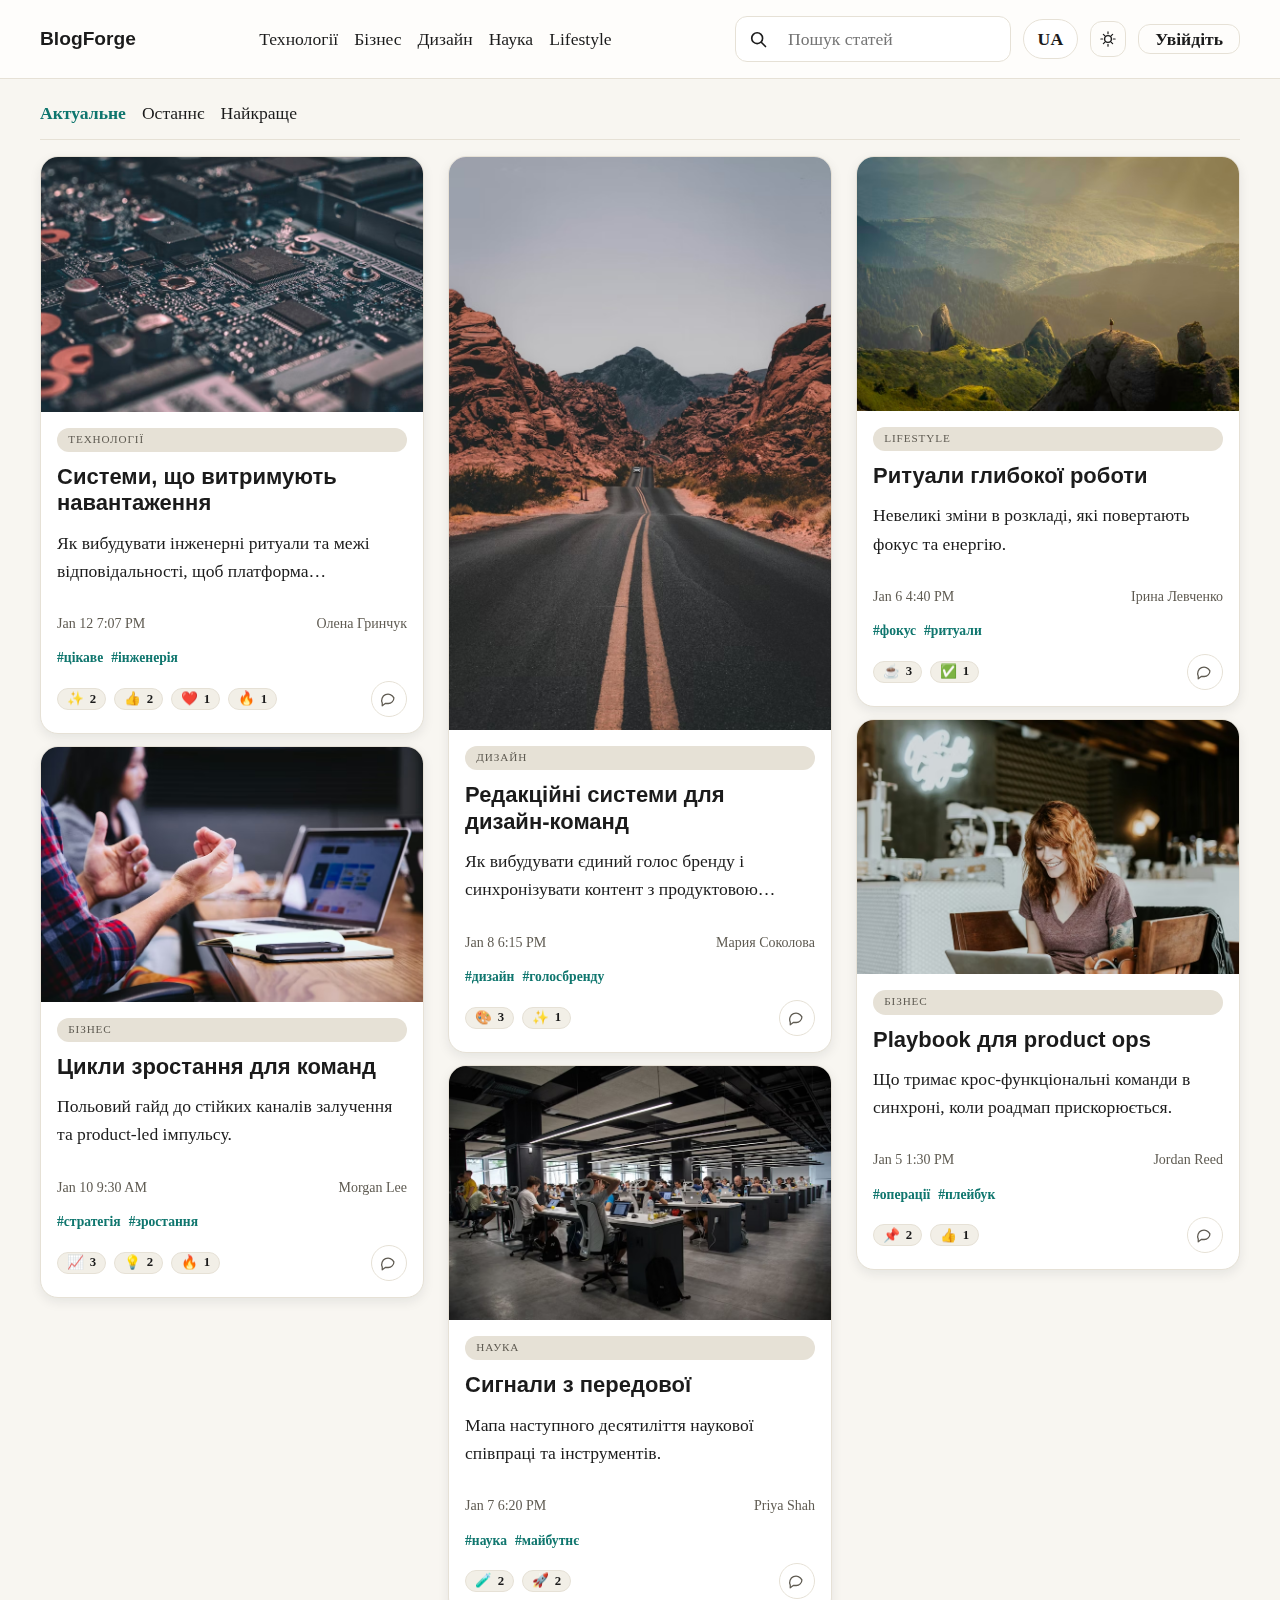
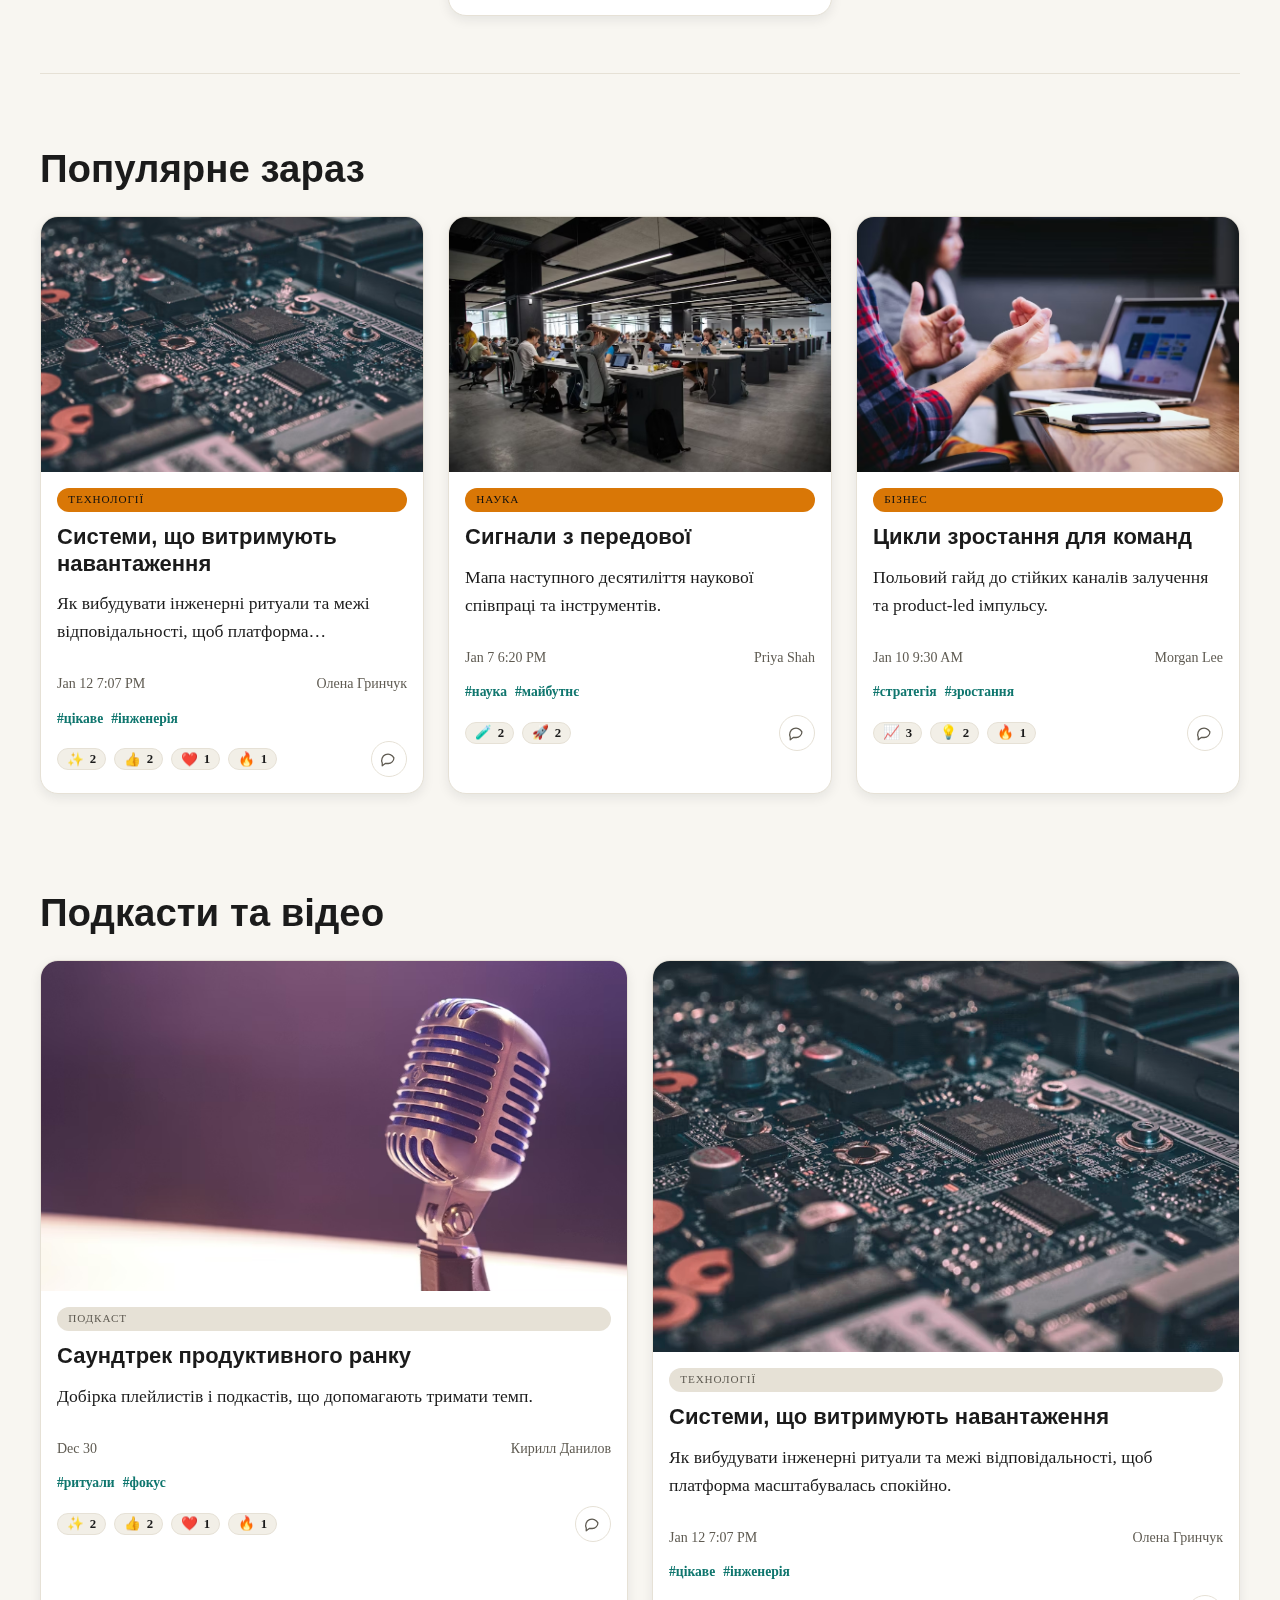
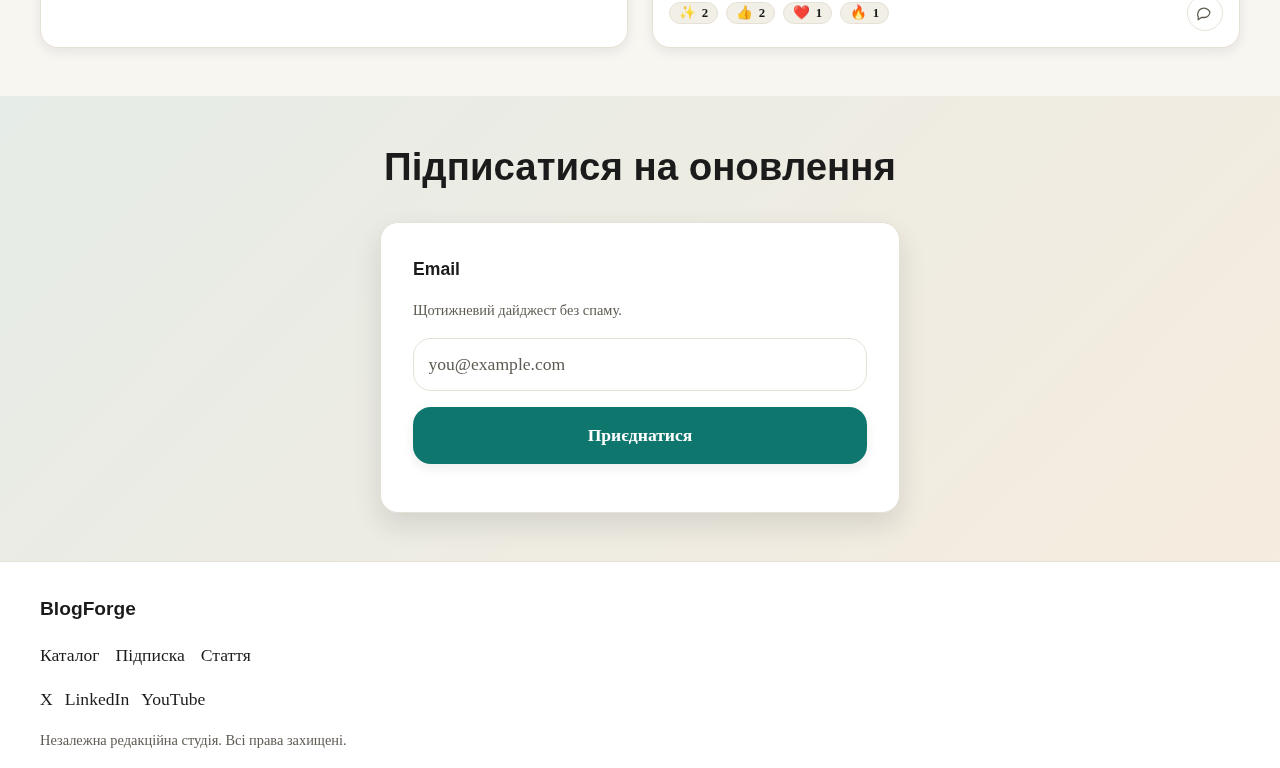
<file: index.html>
<!DOCTYPE html>
<html lang="uk" data-lang="uk" data-theme="light">
  <head>
    <meta charset="utf-8" />
    <meta name="viewport" content="width=device-width, initial-scale=1" />
    <title>BlogForge — Media Platform</title>
    <meta
      name="description"
      content="BlogForge is a modern media platform for articles, reviews, and news."
    />
    <meta property="og:title" content="BlogForge — Media Platform" />
    <meta
      property="og:description"
      content="Modern media platform for articles, reviews, and news."
    />
    <meta property="og:type" content="website" />
    <meta property="og:url" content="https://example.com/" />
    <meta property="og:image" content="assets/images/popular-1.jpg" />
    <link rel="stylesheet" href="styles/main.css" />
  </head>
  <body>
    <header class="site-header">
      <div class="container site-header__inner">
        <a class="site-brand" href="index.html">BlogForge</a>
        <nav class="site-nav" aria-label="Primary">
          <ul class="site-nav__list">
            <li>
              <a href="#catalog" data-i18n="categories.technology"
                >Технології</a
              >
            </li>
            <li>
              <a href="#catalog" data-i18n="categories.business">Бізнес</a>
            </li>
            <li><a href="#catalog" data-i18n="categories.design">Дизайн</a></li>
            <li><a href="#catalog" data-i18n="categories.science">Наука</a></li>
            <li>
              <a href="#catalog" data-i18n="categories.lifestyle">Lifestyle</a>
            </li>
          </ul>
        </nav>
        <div class="site-actions">
          <form
            class="input"
            role="search"
            aria-label="Пошук"
            data-search-form
            data-i18n-attr="aria-label:ui.searchLabel"
          >
            <button
              class="input__search-button"
              type="submit"
              data-search-submit
              aria-label="Пошук"
              data-i18n-attr="aria-label:ui.searchLabel"
            >
              <svg viewBox="0 0 24 24" role="presentation" aria-hidden="true">
                <circle
                  cx="11"
                  cy="11"
                  r="6.5"
                  fill="none"
                  stroke="currentColor"
                  stroke-width="2"
                ></circle>
                <line
                  x1="16.2"
                  y1="16.2"
                  x2="21"
                  y2="21"
                  stroke="currentColor"
                  stroke-width="2"
                  stroke-linecap="round"
                ></line>
              </svg>
            </button>
            <label class="sr-only" for="search" data-i18n="ui.searchLabel"
              >Пошук</label
            >
            <input
              class="input__field"
              type="search"
              id="search"
              name="search"
              placeholder="Пошук статей"
              data-search
              data-i18n-placeholder="ui.searchPlaceholder"
            />
            <button
              class="input__button input__clear"
              type="button"
              data-search-clear
              aria-label="Очистити"
              data-i18n-attr="aria-label:ui.clear"
              hidden
            >
              ×
            </button>
          </form>
          <div class="lang-switch" data-lang-switcher>
            <button
              class="lang-switch__toggle"
              type="button"
              data-lang-toggle
              aria-haspopup="listbox"
              aria-expanded="false"
              data-i18n-attr="aria-label:ui.languageLabel"
            >
              <span class="lang-switch__value" data-lang-current>UA</span>
            </button>
            <div
              class="lang-switch__list"
              role="listbox"
              data-i18n-attr="aria-label:ui.languageLabel"
            >
              <button
                class="lang-switch__option"
                type="button"
                role="option"
                data-lang-switch="uk"
                aria-selected="true"
              >
                UA
              </button>
              <button
                class="lang-switch__option"
                type="button"
                role="option"
                data-lang-switch="en"
                aria-selected="false"
              >
                EN
              </button>
              <button
                class="lang-switch__option"
                type="button"
                role="option"
                data-lang-switch="ru"
                aria-selected="false"
              >
                RU
              </button>
            </div>
          </div>
          <button
            class="btn btn--ghost btn--icon"
            type="button"
            data-theme-toggle
            data-i18n-attr="aria-label:buttons.toggleTheme"
            aria-label="Перемкнути тему"
          >
            <svg
              class="theme-toggle__icon"
              viewBox="0 0 24 24"
              role="presentation"
              aria-hidden="true"
            >
              <circle cx="12" cy="12" r="4.5" fill="none" stroke="currentColor" stroke-width="1.8"></circle>
              <path
                d="M12 2.5v2.5M12 19v2.5M2.5 12h2.5M19 12h2.5M5.8 5.8l1.8 1.8M16.4 16.4l1.8 1.8M18.2 5.8l-1.8 1.8M7.6 16.4l-1.8 1.8"
                fill="none"
                stroke="currentColor"
                stroke-width="1.6"
                stroke-linecap="round"
              ></path>
            </svg>
            <span class="sr-only" data-i18n="buttons.toggleTheme">Перемкнути тему</span>
          </button>
          <a
            class="btn btn--ghost site-auth__button"
            href="auth.html"
            data-i18n="buttons.auth"
          >
            Вхід
          </a>
        </div>
        <div class="site-header__mobile-actions" aria-label="Account and menu">
          <a
            class="btn btn--ghost site-auth__button"
            href="auth.html"
            data-i18n="buttons.auth"
          >
            Вхід
          </a>
          <button
            class="btn btn--ghost site-menu__toggle"
            type="button"
            data-menu-toggle
            aria-expanded="false"
            aria-controls="site-menu"
            data-i18n-attr="aria-label:ui.openMenu"
          >
            <span class="burger-icon" aria-hidden="true"></span>
            <span class="sr-only" data-i18n="ui.menu">Меню</span>
          </button>
        </div>
      </div>
    </header>

    <div
      class="site-menu"
      id="site-menu"
      data-menu
      aria-hidden="true"
      hidden
      role="dialog"
      aria-modal="true"
      data-i18n-attr="aria-label:ui.menu"
    >
      <div class="container site-menu__inner" data-menu-panel>
        <div class="site-menu__header">
          <span class="site-menu__title" data-i18n="ui.menu">Меню</span>
          <button
            class="btn btn--ghost site-menu__close"
            type="button"
            data-menu-close
            data-i18n-attr="aria-label:ui.closeMenu"
          >
            <span class="sr-only" data-i18n="ui.closeMenu">Закрити</span>
          </button>
        </div>
        <button class="menu-search-button" type="button" data-menu-search>
          <span class="menu-search-button__icon" aria-hidden="true">
            <svg viewBox="0 0 24 24" role="presentation" aria-hidden="true">
              <circle
                cx="11"
                cy="11"
                r="6.5"
                fill="none"
                stroke="currentColor"
                stroke-width="2"
              ></circle>
              <line
                x1="16.2"
                y1="16.2"
                x2="21"
                y2="21"
                stroke="currentColor"
                stroke-width="2"
                stroke-linecap="round"
              ></line>
            </svg>
          </span>
          <span data-i18n="ui.searchAction">Search...</span>
        </button>
        <nav class="site-menu__nav" aria-label="Mobile">
          <a href="#catalog" data-i18n="categories.technology">Технології</a>
          <a href="#catalog" data-i18n="categories.business">Бізнес</a>
          <a href="#catalog" data-i18n="categories.design">Дизайн</a>
          <a href="#catalog" data-i18n="categories.science">Наука</a>
          <a href="#catalog" data-i18n="categories.lifestyle">Lifestyle</a>
        </nav>
        <div class="lang-switch" data-lang-switcher>
          <button
            class="lang-switch__toggle"
            type="button"
            data-lang-toggle
            aria-haspopup="listbox"
            aria-expanded="false"
            data-i18n-attr="aria-label:ui.languageLabel"
          >
            <span class="lang-switch__value" data-lang-current>UA</span>
          </button>
          <div
            class="lang-switch__list"
            role="listbox"
            data-i18n-attr="aria-label:ui.languageLabel"
          >
            <button
              class="lang-switch__option"
              type="button"
              role="option"
              data-lang-switch="uk"
              aria-selected="true"
            >
              UA
            </button>
            <button
              class="lang-switch__option"
              type="button"
              role="option"
              data-lang-switch="en"
              aria-selected="false"
            >
              EN
            </button>
            <button
              class="lang-switch__option"
              type="button"
              role="option"
              data-lang-switch="ru"
              aria-selected="false"
            >
              RU
            </button>
          </div>
        </div>
        <button
          class="btn btn--ghost"
          type="button"
          data-theme-toggle
          data-i18n-attr="aria-label:buttons.toggleTheme"
          aria-label="Перемкнути тему"
        >
          <svg
            class="theme-toggle__icon"
            viewBox="0 0 24 24"
            role="presentation"
            aria-hidden="true"
          >
            <circle cx="12" cy="12" r="4.5" fill="none" stroke="currentColor" stroke-width="1.8"></circle>
            <path
              d="M12 2.5v2.5M12 19v2.5M2.5 12h2.5M19 12h2.5M5.8 5.8l1.8 1.8M16.4 16.4l1.8 1.8M18.2 5.8l-1.8 1.8M7.6 16.4l-1.8 1.8"
              fill="none"
              stroke="currentColor"
              stroke-width="1.6"
              stroke-linecap="round"
            ></path>
          </svg>
          <span data-i18n="buttons.toggleTheme">Перемкнути тему</span>
        </button>
      </div>
    </div>

    <main>
      <section
        class="section section--filters"
        aria-label="Пошук та фільтри"
        data-i18n-attr="aria-label:ui.searchFiltersLabel"
      >
        <div
          class="container search-panel"
          id="search-panel"
          hidden
          data-search-panel
        >
          <form
            class="input"
            role="search"
            aria-label="Пошук"
            data-search-form
            data-i18n-attr="aria-label:ui.searchLabel"
          >
            <button
              class="input__search-button"
              type="submit"
              data-search-submit
              aria-label="Пошук"
              data-i18n-attr="aria-label:ui.searchLabel"
            >
              <svg viewBox="0 0 24 24" role="presentation" aria-hidden="true">
                <circle
                  cx="11"
                  cy="11"
                  r="6.5"
                  fill="none"
                  stroke="currentColor"
                  stroke-width="2"
                ></circle>
                <line
                  x1="16.2"
                  y1="16.2"
                  x2="21"
                  y2="21"
                  stroke="currentColor"
                  stroke-width="2"
                  stroke-linecap="round"
                ></line>
              </svg>
            </button>
            <label
              class="sr-only"
              for="search-panel-input"
              data-i18n="ui.searchLabel"
              >Пошук</label
            >
            <input
              class="input__field"
              type="search"
              id="search-panel-input"
              name="search"
              placeholder="Пошук статей"
              data-search
              data-i18n-placeholder="ui.searchPlaceholder"
            />
            <button
              class="input__button input__clear"
              type="button"
              data-search-clear
              aria-label="Очистити"
              data-i18n-attr="aria-label:ui.clear"
              hidden
            >
              ×
            </button>
          </form>
          <div
            class="search-scope"
            role="group"
            aria-label="Где искать"
            data-i18n-attr="aria-label:ui.searchScopeLabel"
          >
            <div class="search-scope__list" role="radiogroup">
              <label class="search-scope__option">
                <input
                  class="search-scope__input"
                  type="radio"
                  name="search-scope"
                  value="posts"
                  checked
                />
                <span class="search-scope__text" data-i18n="ui.searchScopePosts"
                  >Посты</span
                >
              </label>
              <label class="search-scope__option">
                <input
                  class="search-scope__input"
                  type="radio"
                  name="search-scope"
                  value="people"
                />
                <span
                  class="search-scope__text"
                  data-i18n="ui.searchScopePeople"
                  >Люди</span
                >
              </label>
              <label class="search-scope__option">
                <input
                  class="search-scope__input"
                  type="radio"
                  name="search-scope"
                  value="tags"
                />
                <span class="search-scope__text" data-i18n="ui.searchScopeTags"
                  >Теги</span
                >
              </label>
              <label class="search-scope__option">
                <input
                  class="search-scope__input"
                  type="radio"
                  name="search-scope"
                  value="comments"
                />
                <span
                  class="search-scope__text"
                  data-i18n="ui.searchScopeComments"
                  >Комментарии</span
                >
              </label>
            </div>
          </div>
        </div>
        <div class="container">
          <div class="filters-bar" data-filter-bar>
            <button
              class="filter-pill"
              type="button"
              aria-pressed="true"
              data-filter-item="current"
              data-i18n="ui.filtersCurrent"
            >
              Актуальное
            </button>
            <button
              class="filter-pill"
              type="button"
              aria-pressed="false"
              data-filter-item="latest"
              data-i18n="ui.filtersLatest"
            >
              Последнее
            </button>
            <details class="filter-dropdown" data-filter-group>
              <summary
                class="filter-pill"
                aria-pressed="false"
                data-filter-item="best"
              >
                <span data-i18n="ui.filtersBest">Лучшее</span>
                <span class="filter-chevron" aria-hidden="true"></span>
              </summary>
              <div
                class="filter-dropdown__menu"
                role="listbox"
                aria-label="Період"
                data-i18n-attr="aria-label:ui.filtersPeriodLabel"
                data-filter-subgroup
              >
                <button
                  class="filter-option"
                  type="button"
                  role="option"
                  aria-pressed="true"
                  data-filter-subitem="week"
                  data-i18n="ui.filtersWeek"
                >
                  Неделя
                </button>
                <button
                  class="filter-option"
                  type="button"
                  role="option"
                  aria-pressed="false"
                  data-filter-subitem="month"
                  data-i18n="ui.filtersMonth"
                >
                  Месяц
                </button>
                <button
                  class="filter-option"
                  type="button"
                  role="option"
                  aria-pressed="false"
                  data-filter-subitem="year"
                  data-i18n="ui.filtersYear"
                >
                  Год
                </button>
                <button
                  class="filter-option"
                  type="button"
                  role="option"
                  aria-pressed="false"
                  data-filter-subitem="all"
                  data-i18n="ui.filtersAll"
                >
                  Все
                </button>
              </div>
            </details>
          </div>
        </div>
      </section>
      <section class="reveal" id="catalog" aria-labelledby="catalog-title">
        <!-- section -->
        <div class="container">
          <div
            class="masonry"
            data-catalog
            data-source="data/articles.json"
            data-page-size="6"
            data-state="loading"
          ></div>
          <p class="catalog-status" data-catalog-status aria-live="polite"></p>
          <div class="load-more-sentinel" data-load-more-sentinel></div>
        </div>
      </section>
      <div class="container">
        <div class="divider" aria-hidden="true"></div>
      </div>

      <section class="section reveal" aria-labelledby="popular-title">
        <div class="container">
          <div class="section__header">
            <h2 id="popular-title" data-i18n="sections.popular">
              Популярне зараз
            </h2>
          </div>
          <div
            class="grid grid--cards"
            data-popular-grid
            data-source="data/articles.json"
            data-count="3"
          ></div>
        </div>
      </section>

      <section class="section reveal" aria-labelledby="media-title">
        <div class="container">
          <div class="section__header">
            <h2 id="media-title" data-i18n="sections.media">
              Подкасти та відео
            </h2>
          </div>
          <div
            class="grid grid--cards"
            data-media-grid
            data-source="data/articles.json"
            data-count="2"
          ></div>
        </div>
      </section>

      <section
        class="section reveal"
        id="subscribe"
        aria-labelledby="subscribe-title"
      >
        <div class="container stack">
          <div class="section__header">
            <h2 id="subscribe-title" data-i18n="sections.subscribe">
              Підписатися на оновлення
            </h2>
          </div>
          <form class="stack" data-subscribe>
            <label for="email" data-i18n="forms.emailLabel">Email</label>
            <p
              class="site-footer__meta"
              id="email-hint"
              data-i18n="forms.emailHint"
            >
              Щотижневий дайджест без спаму.
            </p>
            <div class="input">
              <input
                class="input__field"
                type="email"
                id="email"
                name="email"
                placeholder="you@example.com"
                required
                aria-describedby="email-hint subscribe-status"
              />
            </div>
            <button
              class="btn btn--primary"
              type="submit"
              data-i18n="buttons.joinList"
            >
              Приєднатися
            </button>
            <p
              class="site-footer__meta"
              id="subscribe-status"
              aria-live="polite"
              data-subscribe-status
            ></p>
          </form>
        </div>
      </section>
    </main>

    <footer class="site-footer">
      <div class="container site-footer__inner">
        <a class="site-brand" href="index.html">BlogForge</a>
        <nav class="site-footer__nav" aria-label="Footer">
          <a href="#catalog" data-i18n="footer.catalog">Каталог</a>
          <a href="#subscribe" data-i18n="footer.subscribe">Підписка</a>
          <a href="article.html" data-i18n="footer.article">Стаття</a>
        </nav>
        <div class="site-footer__social" aria-label="Social">
          <a href="https://example.com">X</a>
          <a href="https://example.com">LinkedIn</a>
          <a href="https://example.com">YouTube</a>
        </div>
        <p class="site-footer__meta" data-i18n="footer.meta">
          Незалежна редакційна студія. Всі права захищені.
        </p>
      </div>
    </footer>

    <script type="module" src="scripts/app.js"></script>
  </body>
</html>
</file>
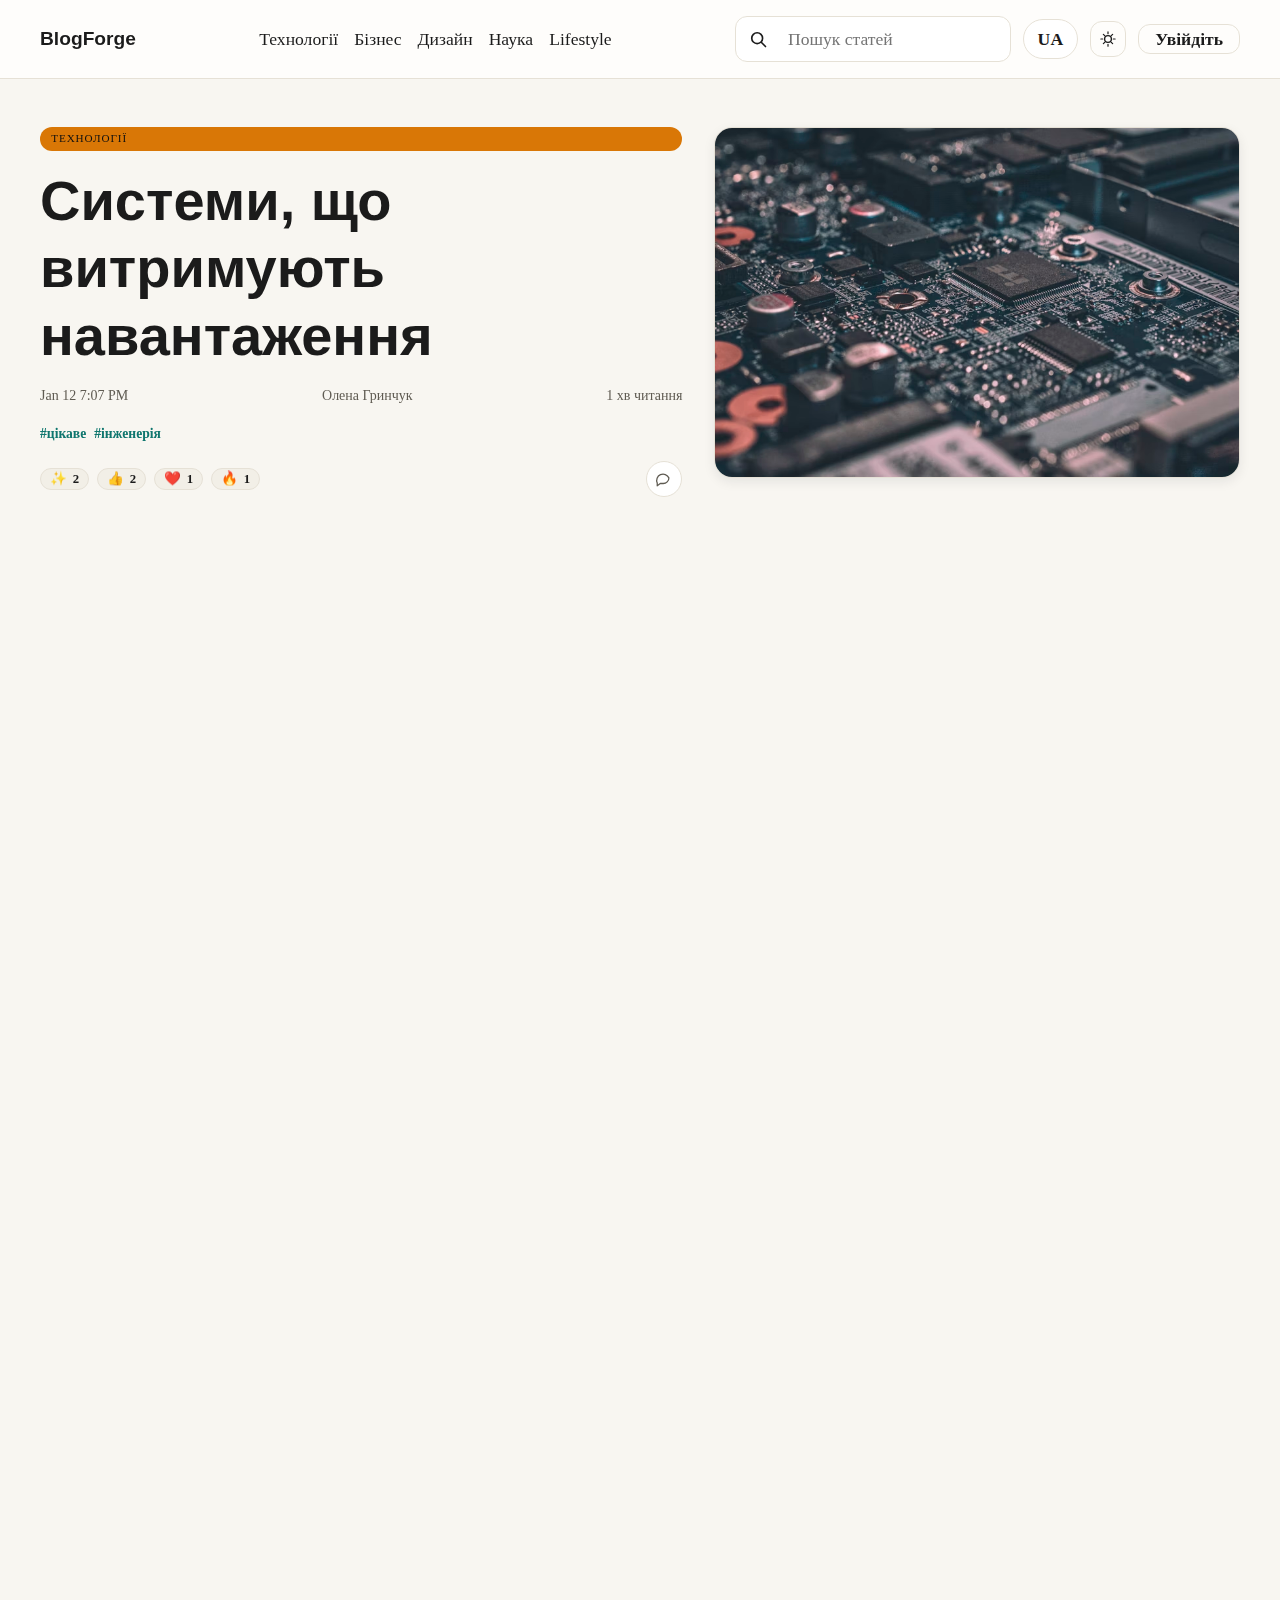
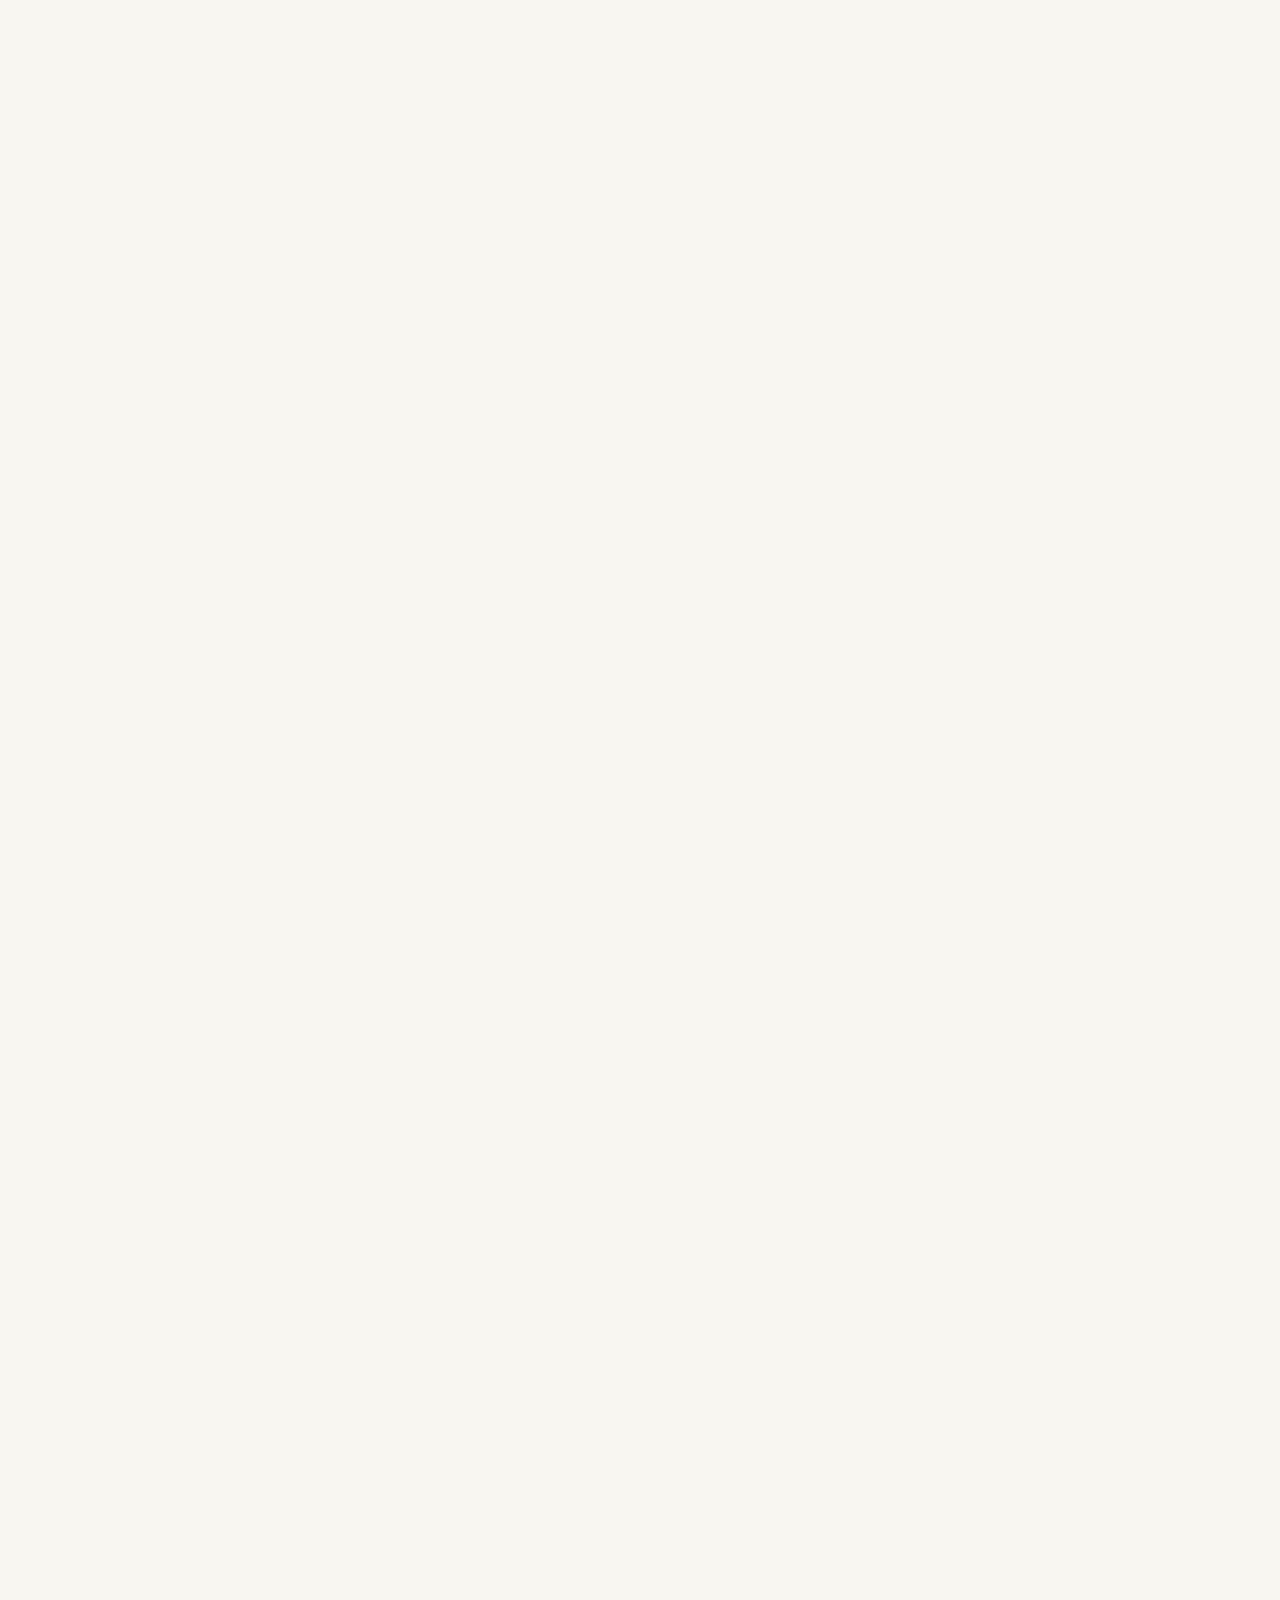
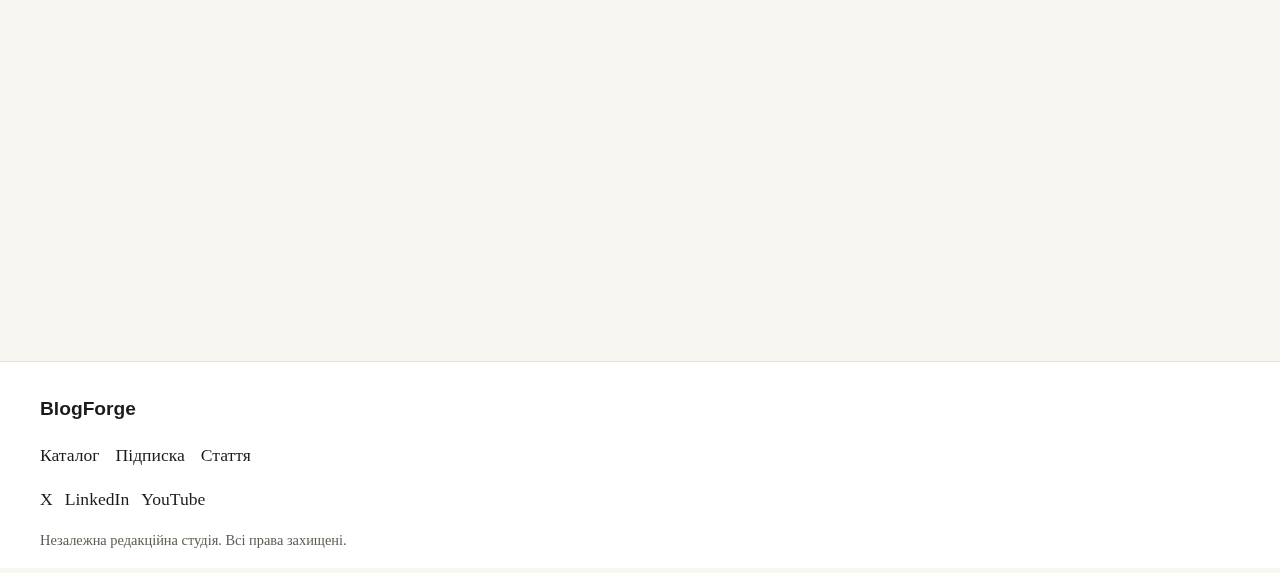
<file: article.html>
<!DOCTYPE html>
<html lang="uk" data-lang="uk" data-theme="light">
  <head>
    <meta charset="utf-8" />
    <meta name="viewport" content="width=device-width, initial-scale=1" />
    <title>BlogForge — Article</title>
    <meta name="description" content="Read the latest article on BlogForge." />
    <meta property="og:title" content="BlogForge — Article" />
    <meta
      property="og:description"
      content="Read the latest article on BlogForge."
    />
    <meta property="og:type" content="article" />
    <meta property="og:url" content="https://example.com/article.html" />
    <meta property="og:image" content="assets/images/popular-1.jpg" />
    <link rel="stylesheet" href="styles/main.css" />
  </head>
  <body>
    <header class="site-header">
      <div class="container site-header__inner">
        <a class="site-brand" href="index.html">BlogForge</a>
        <nav class="site-nav" aria-label="Primary">
          <ul class="site-nav__list">
            <li>
              <a href="index.html#catalog" data-i18n="categories.technology"
                >Технології</a
              >
            </li>
            <li>
              <a href="index.html#catalog" data-i18n="categories.business"
                >Бізнес</a
              >
            </li>
            <li>
              <a href="index.html#catalog" data-i18n="categories.design"
                >Дизайн</a
              >
            </li>
            <li>
              <a href="index.html#catalog" data-i18n="categories.science"
                >Наука</a
              >
            </li>
            <li>
              <a href="index.html#catalog" data-i18n="categories.lifestyle"
                >Lifestyle</a
              >
            </li>
          </ul>
        </nav>
        <div class="site-actions">
          <form
            class="input"
            role="search"
            aria-label="Пошук"
            data-i18n-attr="aria-label:ui.searchLabel"
          >
            <button
              class="input__search-button"
              type="submit"
              data-search-submit
              aria-label="Пошук"
              data-i18n-attr="aria-label:ui.searchLabel"
            >
              <svg viewBox="0 0 24 24" role="presentation" aria-hidden="true">
                <circle
                  cx="11"
                  cy="11"
                  r="6.5"
                  fill="none"
                  stroke="currentColor"
                  stroke-width="2"
                ></circle>
                <line
                  x1="16.2"
                  y1="16.2"
                  x2="21"
                  y2="21"
                  stroke="currentColor"
                  stroke-width="2"
                  stroke-linecap="round"
                ></line>
              </svg>
            </button>
            <label
              class="sr-only"
              for="article-search"
              data-i18n="ui.searchLabel"
              >Пошук</label
            >
            <input
              class="input__field"
              type="search"
              id="article-search"
              name="search"
              placeholder="Пошук статей"
              data-i18n-placeholder="ui.searchPlaceholder"
            />
          </form>
          <div class="lang-switch" data-lang-switcher>
            <button
              class="lang-switch__toggle"
              type="button"
              data-lang-toggle
              aria-haspopup="listbox"
              aria-expanded="false"
              data-i18n-attr="aria-label:ui.languageLabel"
            >
              <span class="lang-switch__value" data-lang-current>UA</span>
            </button>
            <div
              class="lang-switch__list"
              role="listbox"
              data-i18n-attr="aria-label:ui.languageLabel"
            >
              <button
                class="lang-switch__option"
                type="button"
                role="option"
                data-lang-switch="uk"
                aria-selected="true"
              >
                UA
              </button>
              <button
                class="lang-switch__option"
                type="button"
                role="option"
                data-lang-switch="en"
                aria-selected="false"
              >
                EN
              </button>
              <button
                class="lang-switch__option"
                type="button"
                role="option"
                data-lang-switch="ru"
                aria-selected="false"
              >
                RU
              </button>
            </div>
          </div>
          <button
            class="btn btn--ghost btn--icon"
            type="button"
            data-theme-toggle
            data-i18n-attr="aria-label:buttons.toggleTheme"
            aria-label="Перемкнути тему"
          >
            <svg
              class="theme-toggle__icon"
              viewBox="0 0 24 24"
              role="presentation"
              aria-hidden="true"
            >
              <circle cx="12" cy="12" r="4.5" fill="none" stroke="currentColor" stroke-width="1.8"></circle>
              <path
                d="M12 2.5v2.5M12 19v2.5M2.5 12h2.5M19 12h2.5M5.8 5.8l1.8 1.8M16.4 16.4l1.8 1.8M18.2 5.8l-1.8 1.8M7.6 16.4l-1.8 1.8"
                fill="none"
                stroke="currentColor"
                stroke-width="1.6"
                stroke-linecap="round"
              ></path>
            </svg>
            <span class="sr-only" data-i18n="buttons.toggleTheme">Перемкнути тему</span>
          </button>
          <a
            class="btn btn--ghost site-auth__button"
            href="auth.html"
            data-i18n="buttons.auth"
          >
            Вхід
          </a>
        </div>
        <div class="site-header__mobile-actions" aria-label="Account and menu">
          <a
            class="btn btn--ghost site-auth__button"
            href="auth.html"
            data-i18n="buttons.auth"
          >
            Вхід
          </a>
          <button
            class="btn btn--ghost site-menu__toggle"
            type="button"
            data-menu-toggle
            aria-expanded="false"
            aria-controls="site-menu"
            data-i18n-attr="aria-label:ui.openMenu"
          >
            <span class="burger-icon" aria-hidden="true"></span>
            <span class="sr-only" data-i18n="ui.menu">Меню</span>
          </button>
        </div>
      </div>
    </header>

    <div
      class="site-menu"
      id="site-menu"
      data-menu
      aria-hidden="true"
      hidden
      role="dialog"
      aria-modal="true"
      data-i18n-attr="aria-label:ui.menu"
    >
      <div class="container site-menu__inner" data-menu-panel>
        <div class="site-menu__header">
          <span class="site-menu__title" data-i18n="ui.menu">Меню</span>
          <button
            class="btn btn--ghost site-menu__close"
            type="button"
            data-menu-close
            data-i18n-attr="aria-label:ui.closeMenu"
          >
            <span class="sr-only" data-i18n="ui.closeMenu">Закрити</span>
          </button>
        </div>
        <button class="menu-search-button" type="button" data-menu-search>
          <span class="menu-search-button__icon" aria-hidden="true">
            <svg viewBox="0 0 24 24" role="presentation" aria-hidden="true">
              <circle
                cx="11"
                cy="11"
                r="6.5"
                fill="none"
                stroke="currentColor"
                stroke-width="2"
              ></circle>
              <line
                x1="16.2"
                y1="16.2"
                x2="21"
                y2="21"
                stroke="currentColor"
                stroke-width="2"
                stroke-linecap="round"
              ></line>
            </svg>
          </span>
          <span data-i18n="ui.searchAction">Search...</span>
        </button>
        <nav class="site-menu__nav" aria-label="Mobile">
          <a href="index.html#catalog" data-i18n="categories.technology"
            >Технології</a
          >
          <a href="index.html#catalog" data-i18n="categories.business"
            >Бізнес</a
          >
          <a href="index.html#catalog" data-i18n="categories.design">Дизайн</a>
          <a href="index.html#catalog" data-i18n="categories.science">Наука</a>
          <a href="index.html#catalog" data-i18n="categories.lifestyle"
            >Lifestyle</a
          >
        </nav>
        <div class="lang-switch" data-lang-switcher>
          <button
            class="lang-switch__toggle"
            type="button"
            data-lang-toggle
            aria-haspopup="listbox"
            aria-expanded="false"
            data-i18n-attr="aria-label:ui.languageLabel"
          >
            <span class="lang-switch__value" data-lang-current>UA</span>
          </button>
          <div
            class="lang-switch__list"
            role="listbox"
            data-i18n-attr="aria-label:ui.languageLabel"
          >
            <button
              class="lang-switch__option"
              type="button"
              role="option"
              data-lang-switch="uk"
              aria-selected="true"
            >
              UA
            </button>
            <button
              class="lang-switch__option"
              type="button"
              role="option"
              data-lang-switch="en"
              aria-selected="false"
            >
              EN
            </button>
            <button
              class="lang-switch__option"
              type="button"
              role="option"
              data-lang-switch="ru"
              aria-selected="false"
            >
              RU
            </button>
          </div>
        </div>
        <button
          class="btn btn--ghost"
          type="button"
          data-theme-toggle
          data-i18n-attr="aria-label:buttons.toggleTheme"
          aria-label="Перемкнути тему"
        >
          <svg
            class="theme-toggle__icon"
            viewBox="0 0 24 24"
            role="presentation"
            aria-hidden="true"
          >
            <circle cx="12" cy="12" r="4.5" fill="none" stroke="currentColor" stroke-width="1.8"></circle>
            <path
              d="M12 2.5v2.5M12 19v2.5M2.5 12h2.5M19 12h2.5M5.8 5.8l1.8 1.8M16.4 16.4l1.8 1.8M18.2 5.8l-1.8 1.8M7.6 16.4l-1.8 1.8"
              fill="none"
              stroke="currentColor"
              stroke-width="1.6"
              stroke-linecap="round"
            ></path>
          </svg>
          <span data-i18n="buttons.toggleTheme">Перемкнути тему</span>
        </button>
      </div>
    </div>

    <main data-article-source="../data/articles.json">
      <section
        class="section search-panel"
        id="search-panel"
        hidden
        data-search-panel
      >
        <div class="container">
          <form
            class="input"
            role="search"
            aria-label="Пошук"
            data-search-form
            data-i18n-attr="aria-label:ui.searchLabel"
          >
            <button
              class="input__search-button"
              type="submit"
              data-search-submit
              aria-label="Пошук"
              data-i18n-attr="aria-label:ui.searchLabel"
            >
              <svg viewBox="0 0 24 24" role="presentation" aria-hidden="true">
                <circle
                  cx="11"
                  cy="11"
                  r="6.5"
                  fill="none"
                  stroke="currentColor"
                  stroke-width="2"
                ></circle>
                <line
                  x1="16.2"
                  y1="16.2"
                  x2="21"
                  y2="21"
                  stroke="currentColor"
                  stroke-width="2"
                  stroke-linecap="round"
                ></line>
              </svg>
            </button>
            <label
              class="sr-only"
              for="search-panel-input"
              data-i18n="ui.searchLabel"
              >Пошук</label
            >
            <input
              class="input__field"
              type="search"
              id="search-panel-input"
              name="search"
              placeholder="Пошук статей"
              data-search
              data-i18n-placeholder="ui.searchPlaceholder"
            />
            <button
              class="input__button input__clear"
              type="button"
              data-search-clear
              aria-label="Очистити"
              data-i18n-attr="aria-label:ui.clear"
              hidden
            >
              ×
            </button>
          </form>
          <div
            class="search-scope"
            role="group"
            aria-label="Где искать"
            data-i18n-attr="aria-label:ui.searchScopeLabel"
          >
            <div class="search-scope__list" role="radiogroup">
              <label class="search-scope__option">
                <input
                  class="search-scope__input"
                  type="radio"
                  name="search-scope"
                  value="posts"
                  checked
                />
                <span class="search-scope__text" data-i18n="ui.searchScopePosts"
                  >Посты</span
                >
              </label>
              <label class="search-scope__option">
                <input
                  class="search-scope__input"
                  type="radio"
                  name="search-scope"
                  value="people"
                />
                <span
                  class="search-scope__text"
                  data-i18n="ui.searchScopePeople"
                  >Люди</span
                >
              </label>
              <label class="search-scope__option">
                <input
                  class="search-scope__input"
                  type="radio"
                  name="search-scope"
                  value="tags"
                />
                <span class="search-scope__text" data-i18n="ui.searchScopeTags"
                  >Теги</span
                >
              </label>
              <label class="search-scope__option">
                <input
                  class="search-scope__input"
                  type="radio"
                  name="search-scope"
                  value="comments"
                />
                <span
                  class="search-scope__text"
                  data-i18n="ui.searchScopeComments"
                  >Комментарии</span
                >
              </label>
            </div>
          </div>
        </div>
      </section>
      <section class="section reveal article-layout" aria-labelledby="article-title">
        <div class="container article-layout__inner">
          <div class="article-layout__media">
            <h2
              id="article-cover-title"
              class="sr-only"
              data-i18n="article.coverLabel"
            >
              Обкладинка статті
            </h2>
            <figure class="card">
              <div class="card__media" data-article-cover>
                <picture>
                  <img
                    src="assets/images/popular-1.jpg"
                    alt="Cover image"
                    decoding="async"
                  />
                </picture>
              </div>
            </figure>
          </div>
          <div class="article-layout__content">
            <div class="stack article-layout__header">
              <span class="tag tag--accent" data-article-category
                >Технології</span
              >
              <h1 id="article-title" data-article-title>
                Проєктування стійких систем
              </h1>
              <div class="card__meta">
                <span data-article-date>12 січня</span>
                <span data-article-author>Alex Rivera</span>
                <span data-article-reading-time>8 хв читання</span>
              </div>
              <div class="card__tags" data-article-tags></div>
              <div class="card__reactions" data-article-reactions></div>
            </div>

      </section>

      <section class="section reveal" aria-labelledby="comments-content">
        <div class="container stack content-width">

            <div class="richtext content-width">
              <h2 id="article-content-title" data-i18n="article.section1Title">
                Редакційна теза
              </h2>
              <p data-article-excerpt>
                Будуйте системи, що тримають удар, масштабуються з наміром і
                залишають місце для людських рішень.
              </p>
              <h3 data-i18n="article.section2Title">Про що команди забувають</h3>
              <p data-i18n="article.section2Text">
                Стійкість — це не лише аптайм. Це навчальні цикли та чіткі межі.
              </p>
              <blockquote>
                <p data-i18n="article.quote">
                  Команди, що фіксують рішення, живуть довше за ті, що фіксують лише
                  задачі.
                </p>
              </blockquote>
              <h4 data-i18n="article.section3Title">
                Сигнали, за якими варто стежити
              </h4>
              <ul>
                <li data-i18n="article.list1">
                  Стрибки латентності під час пікової співпраці.
                </li>
                <li data-i18n="article.list2">
                  Непризначені сервіси без on-call чергування.
                </li>
                <li data-i18n="article.list3">
                  Відсутність дизайн-рев'ю перед продакшен-змінами.
                </li>
              </ul>
              <pre><code>// Minimal monitoring example
<span class="code-line"><span class="code-line--keyword">const</span> status = checkSystem();</span>
<span class="code-line"><span class="code-line--keyword">if</span> (status.ok) {</span>
<span class="code-line">  notify(<span class="code-line--string">"All clear"</span>);</span>
<span class="code-line">}</span>
</code></pre>
              <figure>
                <img
                  src="assets/images/placeholder-2.jpg"
                  alt="Placeholder inline image"
                  loading="lazy"
                  decoding="async"
                />
                <figcaption data-i18n="article.caption">
                  Системи ростуть, коли команда бачить повну мапу.
                </figcaption>
              </figure>
            </div>
          </div>
      </section>

      <section class="section reveal" aria-labelledby="comments-title">
        <div class="container stack content-width">
          <div class="section__header">
            <h2 id="comments-title" data-i18n="sections.comments">Коментарі</h2>
          </div>
          <p class="section__lead" data-i18n="ui.commentsIntro">
            Обговорення статті від читачів BlogForge.
          </p>
          <div class="comments">
            <article class="comment">
              <header class="comment__header">
                <div>
                  <p class="comment__author" data-i18n="article.comment1Author">
                    Олена Баранова
                  </p>
                  <p class="comment__meta" data-i18n="article.comment1Meta">
                    2 дні тому · Київ
                  </p>
                </div>
              </header>
              <p class="comment__text" data-i18n="article.comment1Text">
                Сподобалося, як розкрито тему про on-call. У нас це болюча точка.
              </p>
            </article>
            <article class="comment">
              <header class="comment__header">
                <div>
                  <p class="comment__author" data-i18n="article.comment2Author">
                    Тарас Коваль
                  </p>
                  <p class="comment__meta" data-i18n="article.comment2Meta">
                    Вчора · Харків
                  </p>
                </div>
              </header>
              <p class="comment__text" data-i18n="article.comment2Text">
                Додайте, будь ласка, приклад метрик для продуктових команд.
              </p>
            </article>
            <article class="comment">
              <header class="comment__header">
                <div>
                  <p class="comment__author" data-i18n="article.comment3Author">
                    Ірина Марченко
                  </p>
                  <p class="comment__meta" data-i18n="article.comment3Meta">
                    5 днів тому · Львів
                  </p>
                </div>
              </header>
              <p class="comment__text" data-i18n="article.comment3Text">
                Погоджуюсь щодо дизайн-рев'ю — без нього важко тримати якість.
              </p>
            </article>
          </div>
          <div class="comment-cta">
            <p class="comment-cta__text" data-i18n="ui.commentAuthNotice">
              Коментувати можуть лише зареєстровані користувачі.
            </p>
            <a class="btn btn--primary" href="auth.html" data-i18n="buttons.auth">
              Увійдіть
            </a>
          </div>
        </div>
      </section>

      <section class="section reveal" aria-labelledby="related-title">
        <div class="container">
          <div class="section__header">
            <h2 id="related-title" data-i18n="sections.related">
              Схожі статті
            </h2>
          </div>
          <div class="grid grid--cards" data-related-grid data-count="3"></div>
        </div>
      </section>
    </main>

    <footer class="site-footer">
      <div class="container site-footer__inner">
        <a class="site-brand" href="index.html">BlogForge</a>
        <nav class="site-footer__nav" aria-label="Footer">
          <a href="index.html#catalog" data-i18n="footer.catalog">Каталог</a>
          <a href="index.html#subscribe" data-i18n="footer.subscribe"
            >Підписка</a
          >
          <a href="article.html" data-i18n="footer.article">Стаття</a>
        </nav>
        <div class="site-footer__social" aria-label="Social">
          <a href="https://example.com">X</a>
          <a href="https://example.com">LinkedIn</a>
          <a href="https://example.com">YouTube</a>
        </div>
        <p class="site-footer__meta" data-i18n="footer.meta">
          Незалежна редакційна студія. Всі права захищені.
        </p>
      </div>
    </footer>

    <script type="module" src="scripts/app.js"></script>
  </body>
</html>
</file>
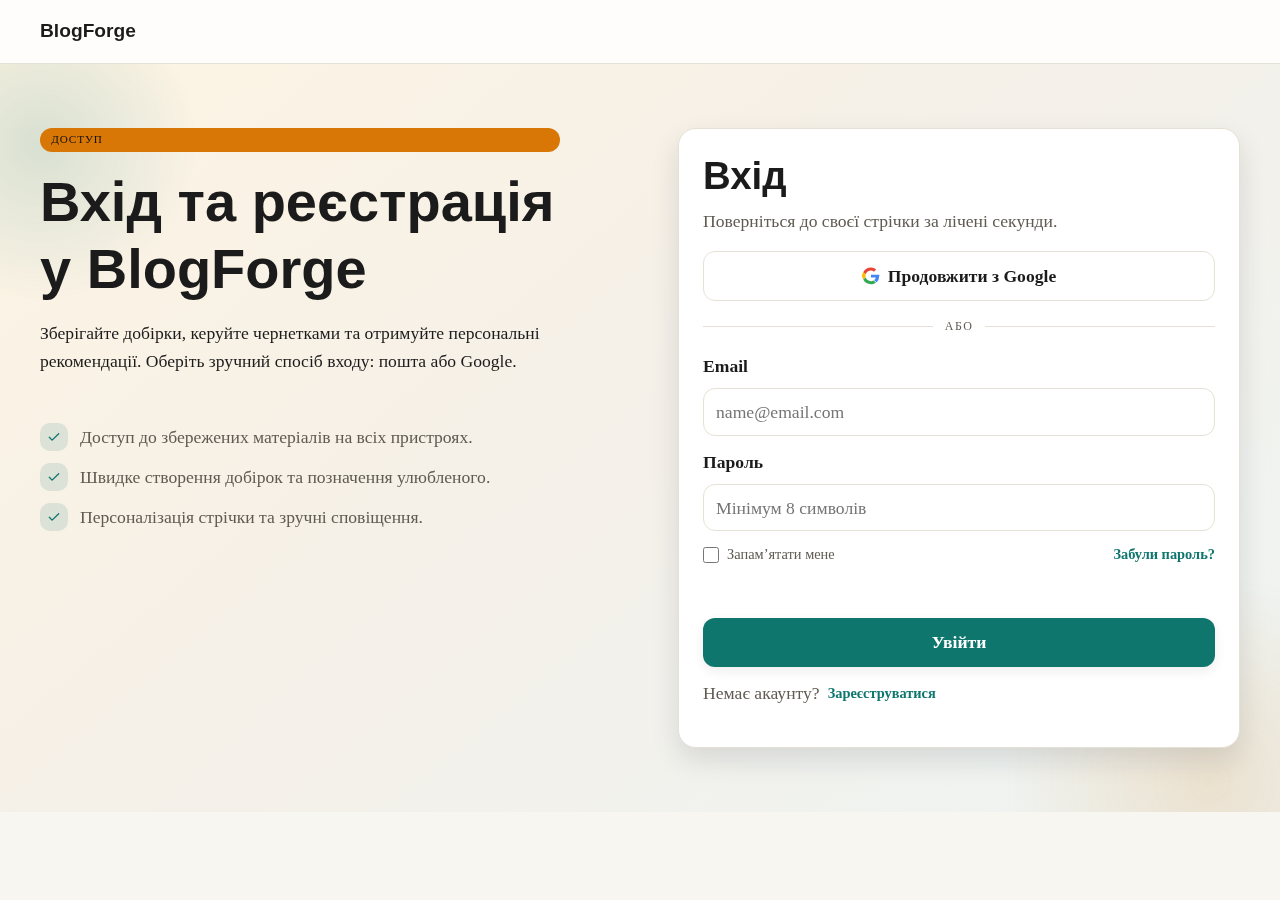
<file: auth.html>
<!DOCTYPE html>
<html lang="uk" data-lang="uk" data-theme="light">
  <head>
    <meta charset="utf-8" />
    <meta name="viewport" content="width=device-width, initial-scale=1" />
    <title>BlogForge — Вхід та реєстрація</title>
    <meta
      name="description"
      content="Увійдіть або створіть акаунт BlogForge через пошту чи Google."
    />
    <meta property="og:title" content="BlogForge — Вхід та реєстрація" />
    <meta
      property="og:description"
      content="Увійдіть або створіть акаунт BlogForge через пошту чи Google."
    />
    <meta property="og:type" content="website" />
    <meta property="og:url" content="https://example.com/auth.html" />
    <meta property="og:image" content="assets/images/popular-2.jpg" />
    <link rel="stylesheet" href="styles/main.css" />
  </head>
  <body>
    <header class="site-header">
      <div class="container site-header__inner">
        <a class="site-brand" href="index.html">BlogForge</a>
        <div class="site-header__mobile-actions" aria-label="Navigation">
          <a class="btn btn--ghost site-auth__button" href="index.html"
            >На головну</a
          >
        </div>
      </div>
    </header>

    <main>
      <section class="auth" data-auth>
        <div class="container auth__grid">
          <div class="auth__intro">
            <span class="tag tag--accent">Доступ</span>
            <h1>Вхід та реєстрація у BlogForge</h1>
            <p>
              Зберігайте добірки, керуйте чернетками та отримуйте персональні
              рекомендації. Оберіть зручний спосіб входу: пошта або Google.
            </p>
            <div class="auth__features">
              <div class="auth__feature">
                <span class="auth__feature-icon" aria-hidden="true">
                  <svg viewBox="0 0 24 24" role="presentation">
                    <path
                      d="M5 12.5l4.2 4.2L19 7.2"
                      fill="none"
                      stroke="currentColor"
                      stroke-width="2"
                      stroke-linecap="round"
                      stroke-linejoin="round"
                    />
                  </svg>
                </span>
                <span>Доступ до збережених матеріалів на всіх пристроях.</span>
              </div>
              <div class="auth__feature">
                <span class="auth__feature-icon" aria-hidden="true">
                  <svg viewBox="0 0 24 24" role="presentation">
                    <path
                      d="M5 12.5l4.2 4.2L19 7.2"
                      fill="none"
                      stroke="currentColor"
                      stroke-width="2"
                      stroke-linecap="round"
                      stroke-linejoin="round"
                    />
                  </svg>
                </span>
                <span>Швидке створення добірок та позначення улюбленого.</span>
              </div>
              <div class="auth__feature">
                <span class="auth__feature-icon" aria-hidden="true">
                  <svg viewBox="0 0 24 24" role="presentation">
                    <path
                      d="M5 12.5l4.2 4.2L19 7.2"
                      fill="none"
                      stroke="currentColor"
                      stroke-width="2"
                      stroke-linecap="round"
                      stroke-linejoin="round"
                    />
                  </svg>
                </span>
                <span>Персоналізація стрічки та зручні сповіщення.</span>
              </div>
            </div>
          </div>

          <div class="auth__panel">
            <div class="auth-card" data-auth-panel="login">
              <div class="auth-card__header">
                <h2>Вхід</h2>
                <p>Поверніться до своєї стрічки за лічені секунди.</p>
              </div>
              <div class="auth-card__body">
                <button class="btn btn--google" type="button">
                  <svg viewBox="0 0 48 48" role="presentation" aria-hidden="true">
                    <path
                      fill="#EA4335"
                      d="M24 9.5c3.1 0 5.8 1.1 7.9 2.9l5.9-5.9C34.1 3.1 29.4 1 24 1 14.9 1 7 6.2 3.2 13.8l6.9 5.4C11.7 13.5 17.3 9.5 24 9.5z"
                    />
                    <path
                      fill="#4285F4"
                      d="M46.5 24.5c0-1.6-.2-2.7-.5-3.9H24v7.4h12.7c-.3 2-1.6 5.1-4.5 7.1l7 5.4c4.1-3.7 6.3-9.2 6.3-16z"
                    />
                    <path
                      fill="#FBBC05"
                      d="M10.1 28.2c-.5-1.4-.8-2.9-.8-4.7s.3-3.3.8-4.7l-6.9-5.4C1.1 16.9 0 20.3 0 23.5s1.1 6.6 3.2 9.4l6.9-5.4z"
                    />
                    <path
                      fill="#34A853"
                      d="M24 46c5.4 0 10-1.8 13.3-4.9l-7-5.4c-1.9 1.3-4.4 2.2-6.3 2.2-6.7 0-12.3-4-13.9-9.7l-6.9 5.4C7 41.8 14.9 46 24 46z"
                    />
                  </svg>
                  Продовжити з Google
                </button>
                <div class="auth-divider"><span>або</span></div>
                <form class="auth-form" data-auth-form>
                  <label class="form-field">
                    <span class="form-field__label">Email</span>
                    <span class="input">
                      <input
                        class="input__field"
                        type="email"
                        name="email"
                        placeholder="name@email.com"
                        autocomplete="email"
                        required
                      />
                    </span>
                    <small class="form-field__error" data-field-error hidden></small>
                  </label>
                  <label class="form-field">
                    <span class="form-field__label">Пароль</span>
                    <span class="input">
                      <input
                        class="input__field"
                        type="password"
                        name="password"
                        placeholder="Мінімум 8 символів"
                        autocomplete="current-password"
                        required
                      />
                    </span>
                    <small class="form-field__error" data-field-error hidden></small>
                  </label>
                  <div class="auth-form__row">
                    <label class="auth-check">
                      <input type="checkbox" name="remember" />
                      Запамʼятати мене
                    </label>
                    <a class="auth-link" href="#">Забули пароль?</a>
                  </div>
                  <div
                    class="auth-status"
                    role="status"
                    aria-live="polite"
                    data-auth-status
                  ></div>
                  <button class="btn btn--primary auth__submit" type="submit">
                    Увійти
                  </button>
                  <p class="auth-switch">
                    Немає акаунту?
                    <button
                      class="auth-link"
                      type="button"
                      data-auth-switch="signup"
                    >
                      Зареєструватися
                    </button>
                  </p>
                </form>
              </div>
            </div>

            <div class="auth-card auth-card--secondary" data-auth-panel="signup" hidden>
              <div class="auth-card__header">
                <h2>Реєстрація</h2>
                <p>Створіть акаунт, щоб коментувати та керувати добірками.</p>
              </div>
              <div class="auth-card__body">
                <button class="btn btn--google" type="button">
                  <svg viewBox="0 0 48 48" role="presentation" aria-hidden="true">
                    <path
                      fill="#EA4335"
                      d="M24 9.5c3.1 0 5.8 1.1 7.9 2.9l5.9-5.9C34.1 3.1 29.4 1 24 1 14.9 1 7 6.2 3.2 13.8l6.9 5.4C11.7 13.5 17.3 9.5 24 9.5z"
                    />
                    <path
                      fill="#4285F4"
                      d="M46.5 24.5c0-1.6-.2-2.7-.5-3.9H24v7.4h12.7c-.3 2-1.6 5.1-4.5 7.1l7 5.4c4.1-3.7 6.3-9.2 6.3-16z"
                    />
                    <path
                      fill="#FBBC05"
                      d="M10.1 28.2c-.5-1.4-.8-2.9-.8-4.7s.3-3.3.8-4.7l-6.9-5.4C1.1 16.9 0 20.3 0 23.5s1.1 6.6 3.2 9.4l6.9-5.4z"
                    />
                    <path
                      fill="#34A853"
                      d="M24 46c5.4 0 10-1.8 13.3-4.9l-7-5.4c-1.9 1.3-4.4 2.2-6.3 2.2-6.7 0-12.3-4-13.9-9.7l-6.9 5.4C7 41.8 14.9 46 24 46z"
                    />
                  </svg>
                  Зареєструватися з Google
                </button>
                <div class="auth-divider"><span>або</span></div>
                <form class="auth-form" data-auth-form>
                  <label class="form-field">
                    <span class="form-field__label">Імʼя та прізвище</span>
                    <span class="input">
                      <input
                        class="input__field"
                        type="text"
                        name="fullname"
                        placeholder="Анна Коваленко"
                        autocomplete="name"
                        required
                      />
                    </span>
                    <small class="form-field__error" data-field-error hidden></small>
                  </label>
                  <label class="form-field">
                    <span class="form-field__label">Email</span>
                    <span class="input">
                      <input
                        class="input__field"
                        type="email"
                        name="email"
                        placeholder="name@email.com"
                        autocomplete="email"
                        required
                      />
                    </span>
                    <small class="form-field__error" data-field-error hidden></small>
                  </label>
                  <label class="form-field">
                    <span class="form-field__label">Пароль</span>
                    <span class="input">
                      <input
                        class="input__field"
                        type="password"
                        name="password"
                        placeholder="Мінімум 8 символів"
                        autocomplete="new-password"
                        required
                      />
                    </span>
                    <small class="form-field__error" data-field-error hidden></small>
                  </label>
                  <label class="form-field">
                    <span class="form-field__label">Повторіть пароль</span>
                    <span class="input">
                      <input
                        class="input__field"
                        type="password"
                        name="password-confirm"
                        data-compare="password"
                        placeholder="Ще раз пароль"
                        autocomplete="new-password"
                        required
                      />
                    </span>
                    <small class="form-field__error" data-field-error hidden></small>
                  </label>
                  <div class="form-field form-field--inline">
                    <label class="auth-check">
                      <input type="checkbox" name="terms" required />
                      Я приймаю умови та політику конфіденційності.
                    </label>
                    <small class="form-field__error" data-field-error hidden></small>
                  </div>
                  <div
                    class="auth-status"
                    role="status"
                    aria-live="polite"
                    data-auth-status
                  ></div>
                  <button class="btn btn--primary auth__submit" type="submit">
                    Створити акаунт
                  </button>
                  <p class="auth-switch">
                    Вже маєте акаунт?
                    <button
                      class="auth-link"
                      type="button"
                      data-auth-switch="login"
                    >
                      Увійти
                    </button>
                  </p>
                  <small class="auth-note">
                    Реєструючись, ви погоджуєтесь на обробку персональних даних.
                  </small>
                </form>
              </div>
            </div>
          </div>
        </div>
      </section>
    </main>
    <script type="module" src="scripts/app.js"></script>
  </body>
</html>
</file>
<file: styles/main.css>
:root {
  color-scheme: light;
  --color-bg: #f8f6f1;
  --color-surface: #ffffff;
  --color-surface-muted: #f2efe7;
  --color-text: #1b1b1b;
  --color-muted: #5f5b52;
  --color-border: #e6e1d6;
  --color-accent: #0f766e;
  --color-accent-contrast: #ffffff;
  --color-status: #d97706;
  --color-header-bg: rgba(255, 255, 255, 0.78);
  --color-overlay: rgba(15, 23, 42, 0.4);
  --header-height: 72px;

  --font-ui: "Segoe UI", "Helvetica Neue", Arial, sans-serif;
  --font-body: "Georgia", "Times New Roman", serif;
  --font-display: "Segoe UI", "Helvetica Neue", Arial, sans-serif;
  --font-mono: "Courier New", monospace;

  --font-size-body: clamp(1rem, 0.9rem + 0.25vw, 1.125rem);
  --font-size-h1: clamp(2rem, 1.5rem + 2.5vw, 3.5rem);
  --font-size-h2: clamp(1.5rem, 1.2rem + 1.5vw, 2.5rem);
  --font-size-h3: clamp(1.25rem, 1.05rem + 0.8vw, 1.75rem);
  --font-size-h4: clamp(1.125rem, 1rem + 0.5vw, 1.375rem);

  --space-2xs: 4px;
  --space-xs: 8px;
  --space-s: 12px;
  --space-m: 16px;
  --space-l: 24px;
  --space-xl: 32px;
  --space-2xl: 48px;
  --space-3xl: 64px;

  --radius-s: 6px;
  --radius-m: 12px;
  --radius-l: 18px;

  --shadow-s: 0 4px 12px rgba(15, 23, 42, 0.08);
  --shadow-m: 0 12px 28px rgba(15, 23, 42, 0.12);

  --duration-fast: 150ms;
  --duration-base: 220ms;
  --duration-slow: 320ms;
  --easing-standard: cubic-bezier(0.2, 0.8, 0.2, 1);

  --container-width: 1200px;
  --text-max-width: 760px;
}

[data-theme="dark"] {
  color-scheme: dark;
  --color-bg: #141414;
  --color-surface: #1c1c1c;
  --color-surface-muted: #1f1f1f;
  --color-text: #f2efe7;
  --color-muted: #c1b8a5;
  --color-border: #2a2a2a;
  --color-accent: #5eead4;
  --color-accent-contrast: #0b0b0b;
  --color-status: #f59e0b;
  --color-header-bg: rgba(20, 20, 20, 0.82);
  --color-overlay: rgba(0, 0, 0, 0.6);

  --shadow-s: 0 6px 18px rgba(0, 0, 0, 0.35);
  --shadow-m: 0 18px 36px rgba(0, 0, 0, 0.45);
}

*,
*::before,
*::after {
  box-sizing: border-box;
}

* {
  margin: 0;
  padding: 0;
}

html,
body {
  height: auto;
}

img,
picture,
video,
canvas,
svg {
  display: block;
  max-width: 100%;
}

input,
button,
textarea,
select {
  font: inherit;
  color: inherit;
}

button {
  background: none;
  border: none;
}

a {
  color: inherit;
  text-decoration: none;
}

ul,
ol {
  list-style: none;
}

body {
  font-family: var(--font-body, "Georgia", "Times New Roman", serif);
  font-size: var(--font-size-body, 1rem);
  background: var(--color-bg, #ffffff);
  color: var(--color-text, #111111);
  line-height: 1.6;
  text-rendering: optimizeLegibility;
  -webkit-font-smoothing: antialiased;
}

main {
  display: block;
  padding-top: var(--header-height);
}

:focus-visible {
  outline: 2px solid var(--color-accent, #ff6a00);
  outline-offset: 2px;
}

h1,
h2,
h3,
h4 {
  line-height: 1.2;
  font-weight: 700;
  font-family: var(--font-display, "Helvetica Neue", Arial, sans-serif);
}

h1 {
  font-size: var(--font-size-h1, 2rem);
}
h2 {
  font-size: var(--font-size-h2, 1.5rem);
}
h3 {
  font-size: var(--font-size-h3, 1.25rem);
}
h4 {
  font-size: var(--font-size-h4, 1.125rem);
}

p {
  margin: 0 0 1rem;
}

small {
  font-size: 0.875rem;
}

code {
  font-family: var(--font-mono, "Courier New", monospace);
}

.container {
  width: min(100% - 2rem, var(--container-width));
  margin-inline: auto;
}

.section {
  padding: var(--space-2xl) 0;
}

.section--filters {
  padding: var(--space-m) 0;
}

.filters-bar {
  display: flex;
  flex-wrap: wrap;
  gap: var(--space-m);
  align-items: center;
  border-bottom: 1px solid var(--color-border);
  padding-bottom: var(--space-xs);
}

.filter-pill {
  border: none;
  background: transparent;
  color: var(--color-text);
  border-radius: 0;
  padding: 0.25rem 0;
  font: inherit;
  display: inline-flex;
  align-items: center;
  gap: var(--space-xs);
  cursor: pointer;
}

.filter-dropdown {
  position: relative;
}

.filter-dropdown summary {
  list-style: none;
}

.filter-dropdown summary::-webkit-details-marker {
  display: none;
}

.filter-chevron {
  width: 10px;
  height: 10px;
  border-right: 2px solid currentColor;
  border-bottom: 2px solid currentColor;
  transform: rotate(45deg);
  transition: transform var(--duration-fast) ease;
}

.filter-dropdown[open] .filter-chevron {
  transform: rotate(-135deg);
}

.filter-dropdown .filter-chevron {
  display: none;
}

.filter-dropdown__menu {
  position: absolute;
  top: calc(100% + 0.35rem);
  left: 0;
  min-width: 160px;
  background: var(--color-surface);
  border: 1px solid var(--color-border);
  border-radius: 16px;
  padding: 0.35rem;
  box-shadow: var(--shadow-s);
  display: grid;
  gap: 0.25rem;
  z-index: 20;
}

.filter-option {
  border: none;
  background: transparent;
  color: var(--color-text);
  padding: 0.25rem 0.5rem;
  border-radius: 0;
  text-align: left;
  font: inherit;
  cursor: pointer;
}

.filter-pill[aria-pressed="true"],
.filter-option[aria-pressed="true"],
.filter-dropdown[open] > .filter-pill {
  font-weight: 700;
  color: var(--color-accent);
}

.filter-pill:hover,
.filter-option:hover {
  color: var(--color-accent);
}

.filter-option:focus-visible {
  outline: 2px solid var(--color-accent);
  outline-offset: 2px;
}

.search-panel {
  scroll-margin-top: var(--header-height);
}

.search-scope {
  margin-top: var(--space-s);
}

.search-scope__list {
  display: flex;
  gap: var(--space-xs);
  overflow-x: auto;
  padding-bottom: var(--space-2xs);
  scroll-snap-type: x mandatory;
  -webkit-overflow-scrolling: touch;
}

.search-scope__list::-webkit-scrollbar {
  height: 6px;
}

.search-scope__option {
  position: relative;
  flex: 0 0 auto;
  scroll-snap-align: start;
}

.search-scope__input {
  position: absolute;
  opacity: 0;
  pointer-events: none;
}

.search-scope__text {
  min-height: 40px;
  padding: 0 1rem;
  border-radius: 999px;
  border: 1px solid var(--color-border);
  background: var(--color-surface);
  color: var(--color-text);
  font: inherit;
  display: inline-flex;
  align-items: center;
  justify-content: center;
  gap: var(--space-xs);
  white-space: nowrap;
  cursor: pointer;
}

.search-scope__option:focus-within .search-scope__text {
  outline: 2px solid var(--color-accent);
  outline-offset: 2px;
}

.search-scope__input:checked + .search-scope__text {
  border-color: var(--color-accent);
  background: var(--color-accent);
  color: var(--color-accent-contrast);
  font-weight: 600;
}

.section__header {
  display: flex;
  align-items: baseline;
  justify-content: space-between;
  gap: var(--space-m);
  margin-bottom: var(--space-l);
}

#subscribe {
  position: relative;
  background: linear-gradient(
    135deg,
    rgba(15, 118, 110, 0.08),
    rgba(217, 119, 6, 0.08)
  );
}

#subscribe .container {
  position: relative;
  z-index: 1;
}

#subscribe .section__header {
  margin-bottom: var(--space-m);
  max-width: 520px;
  margin-inline: auto;
}

#subscribe [data-subscribe] {
  max-width: 520px;
  width: 100%;
  margin-inline: auto;
  padding: var(--space-xl);
  border-radius: var(--radius-l);
  border: 1px solid var(--color-border);
  background: var(--color-surface);
  box-shadow: var(--shadow-m);
}

#subscribe [data-subscribe] label {
  font-family: var(--font-display);
  font-weight: 600;
}

#subscribe [data-subscribe] .site-footer__meta {
  margin: 0;
  font-size: 0.9rem;
}

#subscribe [data-subscribe] .input {
  padding: 0.7rem 0.9rem;
  border-radius: var(--radius-l);
  background: var(--color-surface);
}

#subscribe [data-subscribe] .input:focus-within {
  border-color: var(--color-accent);
  box-shadow: 0 0 0 3px rgba(15, 118, 110, 0.18);
}

#subscribe [data-subscribe] .btn--primary {
  width: 100%;
  padding: 0.85rem 1rem;
  border-radius: var(--radius-l);
}

#subscribe [data-subscribe] .btn--primary:hover {
  transform: translateY(-2px);
  box-shadow: var(--shadow-m);
}

#subscribe [data-subscribe] .input__field::placeholder {
  color: var(--color-muted);
}

@media (max-width: 600px) {
  #subscribe [data-subscribe] {
    padding: var(--space-l);
  }
}

.stack {
  display: flex;
  flex-direction: column;
  gap: var(--space-m);
}

.grid {
  display: grid;
  gap: var(--space-l);
}

.grid--cards {
  grid-template-columns: repeat(auto-fit, minmax(220px, 1fr));
}

.catalog-status {
  margin-top: var(--space-m);
  color: var(--color-muted);
  display: flex;
  align-items: center;
  gap: var(--space-s);
  flex-wrap: wrap;
}

.load-more-sentinel {
  width: 100%;
  height: 1px;
}

.content-width {
  max-width: var(--text-max-width);
}

.article-layout__inner {
  display: grid;
  gap: var(--space-xl);
  grid-template-areas:
    "media"
    "content";
}

.article-layout__media {
  grid-area: media;
}

.article-layout__media figure {
  margin: 0;
}

.article-layout__content {
  grid-area: content;
}

.article-layout__content .content-width {
  max-width: 100%;
}

.article-layout__header {
  margin-bottom: var(--space-l);
}

@media (max-width: 899px) {
  .article-layout {
    padding-top: 0;
  }

  .article-layout__media {
    margin-left: calc(50% - 50vw);
    margin-right: calc(50% - 50vw);
  }

  .article-layout__media .card {
    border-radius: 0;
    border-left: 0;
    border-right: 0;
  }

  .article-layout__media .card__media {
    aspect-ratio: 4 / 3;
    display: flex;
    align-items: center;
    justify-content: center;
  }

  .article-layout__media .card__media picture,
  .article-layout__media .card__media img {
    width: 100%;
    height: 100%;
  }

  .article-layout__media .card__media img {
    object-fit: cover;
    object-position: center;
  }
}

@media (min-width: 900px) {
  .article-layout__inner {
    grid-template-columns: minmax(0, 1.1fr) minmax(0, 0.9fr);
    grid-template-areas: "content media";
    align-items: start;
  }
}

.masonry {
  columns: 1;
  column-gap: var(--space-l);
}

.masonry > * {
  break-inside: avoid;
  margin-bottom: var(--space-s);
}

@media (min-width: 600px) {
  .masonry {
    columns: 2;
  }
}

@media (max-width: 899px) {
  .search-panel {
    padding: var(--space-m) 0;
  }
}

@media (min-width: 600px) {
  .filter-dropdown {
    display: flex;
    align-items: center;
    gap: var(--space-m);
    flex: 1;
    min-width: 0;
    justify-content: space-between;
  }

  .filter-dropdown__menu {
    position: static;
    min-width: 0;
    padding: 0;
    border: none;
    background: transparent;
    box-shadow: none;
    display: flex;
    gap: var(--space-m);
    margin-left: auto;
  }
}

@media (max-width: 600px) {
  .filters-bar {
    column-gap: var(--space-s);
    row-gap: var(--space-s);
    align-items: center;
  }

  .filters-bar > * {
    justify-self: start;
  }

  .filter-dropdown {
    display: contents;
  }

  .filter-dropdown__menu {
    position: static;
    grid-column: 1 / -1;
    min-width: 0;
    padding: 0;
    border: none;
    background: transparent;
    box-shadow: none;
    display: none;
    gap: var(--space-s);
    flex-wrap: nowrap;
    overflow-x: auto;
    white-space: nowrap;
  }

  .filter-dropdown[open] .filter-dropdown__menu {
    display: flex;
  }

  .filter-option {
    padding: 0.2rem 0;
  }

  .filter-dropdown__menu::-webkit-scrollbar {
    height: 4px;
  }
}

@media (min-width: 1024px) {
  .masonry {
    columns: 3;
  }
}

.btn {
  display: inline-flex;
  align-items: center;
  justify-content: center;
  gap: var(--space-xs);
  padding: 0.6rem 1rem;
  border-radius: var(--radius-m);
  font-weight: 600;
  border: 1px solid transparent;
  transition: transform var(--duration-fast) var(--easing-standard),
    background-color var(--duration-base) var(--easing-standard),
    color var(--duration-base) var(--easing-standard),
    border-color var(--duration-base) var(--easing-standard),
    box-shadow var(--duration-base) var(--easing-standard);
}

.btn--primary {
  background: var(--color-accent);
  color: var(--color-accent-contrast);
  box-shadow: var(--shadow-s);
}

.btn--ghost {
  background: transparent;
  border-color: var(--color-border);
  color: var(--color-text);
}

.btn--icon {
  padding: 0.5rem;
}

.theme-toggle__icon {
  width: 18px;
  height: 18px;
}

.btn:active {
  transform: scale(0.98);
}

@media (prefers-reduced-motion: reduce) {
  .btn {
    transition: none;
  }
}

.tag {
  display: inline-flex;
  align-items: center;
  padding: 0.2rem 0.7rem;
  border-radius: 999px;
  font-size: 0.7rem;
  letter-spacing: 0.08em;
  text-transform: uppercase;
  background: var(--color-border);
  color: var(--color-muted);
}

.tag--accent {
  background: var(--color-status);
  color: #101010;
}

.input {
  display: flex;
  align-items: center;
  gap: var(--space-xs);
  padding: 0.55rem 0.75rem;
  border: 1px solid var(--color-border);
  border-radius: var(--radius-m);
  background: var(--color-surface);
}

.input__field {
  flex: 1;
  border: none;
  background: transparent;
  outline: none;
  min-width: 0;
}

.input__field[type="search"] {
  appearance: none;
  -webkit-appearance: none;
}

.input__field[type="search"]::-webkit-search-cancel-button,
.input__field[type="search"]::-webkit-search-decoration {
  -webkit-appearance: none;
}

.input__icon {
  color: var(--color-muted);
}

.input__search-button {
  width: 44px;
  height: 44px;
  border: none;
  border-radius: var(--radius-s);
  background: transparent;
  color: var(--color-text);
  display: inline-flex;
  align-items: center;
  justify-content: center;
  flex: 0 0 auto;
  padding: 0;
}

.input__search-button svg {
  width: 20px;
  height: 20px;
}

.input__button {
  padding: 0.2rem 0.6rem;
  border-radius: var(--radius-s);
  border: 1px solid var(--color-border);
  background: transparent;
  font-size: 0.8rem;
}

.input__clear {
  padding: 0;
  width: 32px;
  height: 32px;
  font-size: 1.1rem;
  line-height: 1;
  border: none;
}

.card {
  display: flex;
  flex-direction: column;
  border-radius: var(--radius-l);
  overflow: hidden;
  border: 1px solid var(--color-border);
  background: var(--color-surface);
  box-shadow: var(--shadow-s);
  transition: transform var(--duration-base) var(--easing-standard),
    box-shadow var(--duration-base) var(--easing-standard);
}

.card__link {
  display: block;
  color: inherit;
  text-decoration: none;
}

.card__link:focus-visible {
  outline: 2px solid var(--color-accent);
  outline-offset: 4px;
}

.card__title .card__link {
  display: inline;
}

.card__media {
  aspect-ratio: 16 / 9;
  background: var(--color-surface-muted);
  display: block;
}

.card__media img {
  width: 100%;
  height: 100%;
  object-fit: cover;
}

.card__media video {
  width: 100%;
  height: 100%;
  object-fit: cover;
  display: block;
}

.card__body {
  display: flex;
  flex-direction: column;
  gap: var(--space-s);
  padding: var(--space-m);
}

.card__meta {
  display: flex;
  gap: var(--space-s);
  font-size: 0.875rem;
  color: var(--color-muted);
  flex-wrap: wrap;
  justify-content: space-between;
}

.card__tags {
  display: flex;
  flex-wrap: wrap;
  gap: var(--space-xs);
}

.hash-tag {
  font-size: 0.85rem;
  font-weight: 600;
  color: var(--color-accent);
}

.card__reactions {
  display: flex;
  align-items: center;
  justify-content: space-between;
  gap: var(--space-s);
}

.emoji-row {
  display: flex;
  flex-wrap: wrap;
  gap: var(--space-xs);
}

.emoji-reaction {
  display: inline-flex;
  align-items: center;
  gap: 6px;
  padding: 0.2rem 0.55rem;
  border-radius: 999px;
  background: var(--color-surface-muted);
  border: 1px solid var(--color-border);
  font-size: 0.85rem;
  line-height: 1;
  cursor: pointer;
}

.emoji-reaction span {
  font-size: 0.8rem;
  font-weight: 600;
}

.comment-button {
  display: inline-flex;
  align-items: center;
  justify-content: center;
  width: 36px;
  height: 36px;
  border-radius: 50%;
  border: 1px solid var(--color-border);
  background: var(--color-surface);
  color: var(--color-muted);
  cursor: pointer;
}

.comment-button svg {
  width: 18px;
  height: 18px;
}

.card__title {
  font-size: var(--font-size-h4);
  display: -webkit-box;
  overflow: hidden;
  -webkit-line-clamp: 3;
  -webkit-box-orient: vertical;
}

.card__excerpt {
  display: -webkit-box;
  overflow: hidden;
  -webkit-line-clamp: 2;
  -webkit-box-orient: vertical;
}

.card:hover {
  transform: translateY(-4px);
  box-shadow: var(--shadow-m);
}

@media (prefers-reduced-motion: reduce) {
  .card {
    transition: none;
  }

  .card:hover {
    transform: none;
  }
}

.divider {
  border-top: 1px solid var(--color-border);
  margin: var(--space-l) 0;
}

.section__lead {
  margin: -0.25rem 0 var(--space-m);
  color: var(--color-muted);
  font-size: 1rem;
}

.comments {
  display: flex;
  flex-direction: column;
  gap: var(--space-s);
}

.comment {
  border: 1px solid var(--color-border);
  border-radius: var(--radius-m);
  background: var(--color-surface);
  padding: var(--space-s) var(--space-m);
  box-shadow: var(--shadow-s);
}

.comment__header {
  display: flex;
  align-items: center;
  justify-content: space-between;
  gap: var(--space-s);
  margin-bottom: var(--space-xs);
}

.comment__author {
  font-weight: 600;
  margin: 0;
}

.comment__meta {
  color: var(--color-muted);
  font-size: 0.9rem;
  margin: 0;
}

.comment__text {
  margin: 0;
}

.comment-cta {
  display: flex;
  align-items: center;
  justify-content: space-between;
  gap: var(--space-m);
  padding: var(--space-s) var(--space-m);
  border-radius: var(--radius-m);
  border: 1px solid var(--color-border);
  background: var(--color-surface-muted);
}

.comment-cta__text {
  margin: 0;
  color: var(--color-muted);
}

@media (max-width: 720px) {
  .comment-cta {
    flex-direction: column;
    align-items: flex-start;
  }
}

.skeleton-card {
  border: 1px solid var(--color-border);
  border-radius: var(--radius-l);
  overflow: hidden;
  background: var(--color-surface);
  box-shadow: var(--shadow-s);
}

.skeleton-block {
  position: relative;
  overflow: hidden;
  background: linear-gradient(
    90deg,
    rgba(0, 0, 0, 0.05),
    rgba(0, 0, 0, 0.08),
    rgba(0, 0, 0, 0.05)
  );
  background-size: 200% 100%;
  animation: shimmer 1.4s infinite;
}

[data-theme="dark"] .skeleton-block {
  background: linear-gradient(
    90deg,
    rgba(255, 255, 255, 0.06),
    rgba(255, 255, 255, 0.12),
    rgba(255, 255, 255, 0.06)
  );
}

.skeleton-media {
  aspect-ratio: 16 / 9;
}

.skeleton-body {
  display: grid;
  gap: var(--space-s);
  padding: var(--space-m);
}

.skeleton-line {
  height: 0.8rem;
  border-radius: 999px;
}

.skeleton-line--title {
  height: 1.2rem;
}

.skeleton-line--short {
  width: 60%;
}

@keyframes shimmer {
  0% {
    background-position: 0% 0%;
  }
  100% {
    background-position: -200% 0%;
  }
}

@media (prefers-reduced-motion: reduce) {
  .skeleton-block {
    animation: none;
  }
}

.site-header {
  border-bottom: 1px solid var(--color-border);
  background: var(--color-header-bg);
  backdrop-filter: blur(14px) saturate(160%);
  -webkit-backdrop-filter: blur(14px) saturate(160%);
  position: fixed;
  top: 0;
  left: 0;
  width: 100%;
  z-index: 900;
}

.site-header__inner {
  display: flex;
  align-items: center;
  justify-content: space-between;
  gap: var(--space-m);
  padding: var(--space-m) 0;
  flex-wrap: wrap;
}

.site-brand {
  font-family: var(--font-display);
  font-weight: 700;
  font-size: 1.2rem;
}

.site-nav {
  display: none;
}

.site-nav__list {
  display: flex;
  gap: var(--space-m);
}

.site-actions {
  display: flex;
  align-items: center;
  gap: var(--space-s);
  flex-wrap: wrap;
}

.site-header .site-actions {
  display: none;
}

.site-header__mobile-actions {
  display: inline-flex;
  align-items: center;
  gap: var(--space-s);
}

.site-header__mobile-actions .btn {
  height: 40px;
}

.site-auth__button {
  white-space: nowrap;
  padding: 0 1rem;
}

.lang-switch {
  position: relative;
  display: inline-flex;
  flex-direction: column;
  align-items: stretch;
}

.lang-switch__toggle {
  border: 1px solid var(--color-border);
  background: var(--color-surface);
  color: var(--color-text);
  border-radius: 999px;
  padding: 0.35rem 0.85rem;
  height: 40px;
  display: inline-flex;
  align-items: center;
  gap: var(--space-xs);
  font: inherit;
}

.lang-switch__value {
  font-weight: 600;
  letter-spacing: 0.02em;
}

.lang-switch__list {
  position: absolute;
  top: calc(100% + 0.35rem);
  right: 0;
  min-width: 100%;
  background: var(--color-surface);
  border: 1px solid var(--color-border);
  border-radius: 16px;
  padding: 0.35rem;
  box-shadow: var(--shadow-s);
  display: grid;
  gap: 0.25rem;
  opacity: 0;
  transform: translateY(-6px);
  pointer-events: none;
  transition: opacity var(--duration-fast) ease,
    transform var(--duration-fast) ease;
  z-index: 10;
}

.lang-switch[data-open="true"] .lang-switch__list {
  opacity: 1;
  transform: translateY(0);
  pointer-events: auto;
}

.lang-switch__option {
  border: none;
  background: transparent;
  color: var(--color-text);
  padding: 0.45rem 0.65rem;
  border-radius: 12px;
  text-align: left;
  font: inherit;
  display: flex;
  align-items: center;
  justify-content: space-between;
  cursor: pointer;
}

.site-menu .lang-switch__list {
  position: static;
  display: flex;
  gap: var(--space-xs);
  padding: 0;
  border: none;
  background: transparent;
  box-shadow: none;
  opacity: 1;
  transform: none;
  pointer-events: auto;
  min-width: 0;
}

.site-menu .lang-switch__toggle {
  display: none;
}

.site-menu .lang-switch__option {
  justify-content: center;
  min-width: 44px;
  height: 40px;
  padding: 0 var(--space-s);
  border: 1px solid var(--color-border);
  border-radius: 999px;
  background: var(--color-surface);
}

.lang-switch__option[aria-selected="true"] {
  background: var(--color-surface-muted);
  font-weight: 600;
}

.lang-switch__option:focus-visible {
  outline: 2px solid var(--color-accent);
  outline-offset: 2px;
}

.site-menu__toggle {
  border-color: var(--color-border);
  width: 44px;
  height: 40px;
  padding: 0;
  border-radius: 12px;
  display: inline-flex;
  align-items: center;
  justify-content: center;
  line-height: 1;
}

.burger-icon {
  position: relative;
  width: 18px;
  height: 12px;
}

.burger-icon::before,
.burger-icon::after {
  content: "";
  position: absolute;
  left: 0;
  width: 100%;
  height: 2px;
  background: currentColor;
  border-radius: 999px;
}

.burger-icon::before {
  top: 0;
  box-shadow: 0 5px 0 currentColor;
}

.burger-icon::after {
  bottom: 0;
}

.site-menu {
  position: fixed;
  inset: 0;
  display: flex;
  justify-content: flex-end;
  background: transparent;
  isolation: isolate;
  opacity: 0;
  visibility: hidden;
  pointer-events: none;
  z-index: 1000;
  transition: opacity var(--duration-base) ease,
    visibility var(--duration-base) ease;
}

.site-menu::before {
  content: "";
  position: absolute;
  inset: 0;
  background: var(--color-overlay);
}

.site-menu__inner {
  display: flex;
  flex-direction: column;
  gap: var(--space-m);
  width: min(90vw, 360px);
  height: 100%;
  margin-left: auto;
  margin-right: 0;
  padding: var(--space-l) var(--space-m);
  background: var(--color-surface);
  box-shadow: var(--shadow-m);
  position: relative;
  z-index: 1;
  transform: translateX(12px);
  transition: transform var(--duration-base) ease;
}

.site-menu[data-open="true"] {
  opacity: 1;
  visibility: visible;
  pointer-events: auto;
}

.site-menu[data-open="true"] .site-menu__inner {
  transform: translateX(0);
}

.site-menu__header {
  display: flex;
  align-items: center;
  justify-content: space-between;
  gap: var(--space-s);
}

.site-menu__title {
  font-family: var(--font-display);
  font-weight: 700;
}

.site-menu__close {
  width: 36px;
  height: 36px;
  padding: 0;
  border-radius: 10px;
  display: inline-flex;
  align-items: center;
  justify-content: center;
  position: relative;
}

.site-menu__close::before,
.site-menu__close::after {
  content: "";
  position: absolute;
  width: 16px;
  height: 2px;
  background: currentColor;
  border-radius: 999px;
}

.site-menu__close::before {
  transform: rotate(45deg);
}

.site-menu__close::after {
  transform: rotate(-45deg);
}

.site-menu__nav {
  display: flex;
  flex-direction: column;
}

.menu-search-button {
  height: 44px;
  width: 100%;
  display: inline-flex;
  align-items: center;
  gap: var(--space-s);
  padding: 0 1rem;
  border-radius: 14px;
  border: 1px solid var(--color-border);
  background: var(--color-surface-muted);
  color: var(--color-muted);
  font: inherit;
  text-align: left;
}

.site-menu__nav a {
  height: 44px;
  display: flex;
  align-items: center;
  padding: 0 1rem;
  border-radius: 14px;
}

.menu-search-button__icon {
  width: 20px;
  height: 20px;
  display: inline-flex;
  align-items: center;
  justify-content: center;
  color: var(--color-text);
}

.menu-search-button__icon svg {
  width: 100%;
  height: 100%;
}

@media (prefers-reduced-motion: reduce) {
  .site-menu {
    transition: none;
  }

  .site-menu__inner {
    transition: none;
    transform: none;
  }
}

@media (min-width: 900px) {
  .site-nav {
    display: block;
  }

  .site-header .site-actions {
    display: flex;
  }

  .site-header__mobile-actions {
    display: none;
  }

  .site-menu__toggle {
    display: none;
  }

  .site-menu {
    display: none;
  }

  .site-header .input {
    padding: 0;
  }
}

@media (max-width: 599px) {
  .site-actions {
    width: 100%;
  }

  .input {
    flex: 1;
    padding: 0;
    gap: var(--space-2xs);
  }

  .input__field {
    padding: 0.4rem 0.2rem;
  }
}

.site-footer {
  border-top: 1px solid var(--color-border);
  background: var(--color-surface);
  padding-top: var(--space-xl);
}

.site-footer__inner {
  display: flex;
  flex-direction: column;
  gap: var(--space-m);
}

.site-footer__nav {
  display: flex;
  flex-wrap: wrap;
  gap: var(--space-m);
}

.site-footer__social {
  display: flex;
  gap: var(--space-s);
}

.site-footer__meta {
  color: var(--color-muted);
  font-size: 0.9rem;
}

.richtext {
  display: flex;
  flex-direction: column;
  gap: var(--space-m);
}

.richtext h2,
.richtext h3,
.richtext h4 {
  margin-top: var(--space-l);
}

.richtext p {
  color: var(--color-text);
}

.richtext ul,
.richtext ol {
  padding-left: 1.2rem;
  display: grid;
  gap: var(--space-xs);
}

.richtext li {
  list-style: disc;
}

.richtext blockquote {
  border-left: 3px solid var(--color-accent);
  padding-left: var(--space-m);
  font-style: italic;
  color: var(--color-muted);
}

.richtext pre {
  background: #0f172a;
  color: #e2e8f0;
  padding: var(--space-m);
  border-radius: var(--radius-m);
  overflow-x: auto;
  font-size: 0.9rem;
}

.richtext code {
  background: rgba(15, 23, 42, 0.08);
  padding: 0.15rem 0.35rem;
  border-radius: var(--radius-s);
}

[data-theme="dark"] .richtext code {
  background: rgba(255, 255, 255, 0.08);
}

.richtext pre code {
  background: transparent;
  padding: 0;
  border-radius: 0;
  font-family: var(--font-mono);
}

.richtext figure {
  display: grid;
  gap: var(--space-xs);
}

.richtext figcaption {
  font-size: 0.85rem;
  color: var(--color-muted);
}

@media (min-width: 900px) {
  .richtext {
    gap: var(--space-l);
  }
}

.code-line {
  display: block;
  color: #cbd5f5;
}

.code-line--keyword {
  color: #93c5fd;
}

.code-line--string {
  color: #fca5a5;
}

.sr-only {
  position: absolute;
  width: 1px;
  height: 1px;
  padding: 0;
  margin: -1px;
  overflow: hidden;
  clip: rect(0, 0, 0, 0);
  white-space: nowrap;
  border: 0;
}

.reveal {
  opacity: 0;
  transform: translateY(18px);
  transition: opacity var(--duration-slow) var(--easing-standard),
    transform var(--duration-slow) var(--easing-standard);
}

.reveal[data-visible="true"] {
  opacity: 1;
  transform: translateY(0);
}

@media (prefers-reduced-motion: reduce) {
  .reveal {
    opacity: 1;
    transform: none;
    transition: none;
  }
}

.auth {
  position: relative;
  overflow: hidden;
  padding: var(--space-3xl) 0;
  background: linear-gradient(140deg, #fdf4e3 0%, #f5f0e8 45%, #eef4f3 100%);
}

.auth::before,
.auth::after {
  content: "";
  position: absolute;
  border-radius: 50%;
  filter: blur(0);
  opacity: 0.6;
  pointer-events: none;
}

.auth::before {
  width: 320px;
  height: 320px;
  top: -80px;
  left: -120px;
  background: radial-gradient(
    circle,
    rgba(15, 118, 110, 0.25),
    transparent 70%
  );
}

.auth::after {
  width: 420px;
  height: 420px;
  bottom: -180px;
  right: -140px;
  background: radial-gradient(circle, rgba(217, 119, 6, 0.25), transparent 70%);
}

.auth__grid {
  display: grid;
  gap: var(--space-2xl);
  align-items: start;
  position: relative;
  z-index: 1;
}

.auth__intro {
  display: grid;
  gap: var(--space-m);
  max-width: 520px;
}

.auth__features {
  display: grid;
  gap: var(--space-s);
  margin-top: var(--space-m);
}

.auth__feature {
  display: flex;
  gap: var(--space-s);
  align-items: flex-start;
  color: var(--color-muted);
}

.auth__feature-icon {
  width: 28px;
  height: 28px;
  border-radius: 10px;
  background: rgba(15, 118, 110, 0.12);
  color: var(--color-accent);
  display: inline-flex;
  align-items: center;
  justify-content: center;
  flex: 0 0 auto;
}

.auth__feature-icon svg {
  width: 16px;
  height: 16px;
}

.auth__panel {
  display: grid;
  gap: var(--space-l);
}

.auth-card {
  background: var(--color-surface);
  border-radius: var(--radius-l);
  border: 1px solid var(--color-border);
  box-shadow: var(--shadow-m);
  padding: var(--space-l);
  position: relative;
  overflow: hidden;
}

.auth-card::after {
  content: "";
  position: absolute;
  inset: 0;
  background: linear-gradient(
    120deg,
    rgba(255, 255, 255, 0.9),
    rgba(255, 255, 255, 0)
  );
  opacity: 0.6;
  pointer-events: none;
}

.auth-card--secondary {
  border-top: 3px solid var(--color-accent);
}

.auth-card__header {
  display: grid;
  gap: var(--space-xs);
  position: relative;
  z-index: 1;
}

.auth-card__header p {
  color: var(--color-muted);
}

.auth-card__body {
  display: grid;
  gap: var(--space-m);
  position: relative;
  z-index: 1;
}

.btn--google {
  width: 100%;
  border: 1px solid var(--color-border);
  background: #ffffff;
  color: #1b1b1b;
  box-shadow: none;
  justify-content: center;
}

.btn--google svg {
  width: 18px;
  height: 18px;
}

.auth-divider {
  display: flex;
  align-items: center;
  gap: var(--space-s);
  text-transform: uppercase;
  font-size: 0.75rem;
  letter-spacing: 0.12em;
  color: var(--color-muted);
}

.auth-divider::before,
.auth-divider::after {
  content: "";
  flex: 1;
  height: 1px;
  background: var(--color-border);
}

.auth-form {
  display: grid;
  gap: var(--space-s);
}

.auth-form__row {
  display: flex;
  align-items: center;
  justify-content: space-between;
  gap: var(--space-s);
  flex-wrap: wrap;
}

.form-field {
  display: grid;
  gap: var(--space-xs);
}

.form-field__label {
  font-weight: 600;
}

.form-field--inline {
  gap: var(--space-2xs);
}

.form-field__error {
  font-size: 0.85rem;
  color: var(--color-status);
}

.form-field--error .input {
  border-color: var(--color-status);
  box-shadow: 0 0 0 1px rgba(217, 119, 6, 0.3);
}

.auth-check {
  display: inline-flex;
  align-items: center;
  gap: var(--space-xs);
  font-size: 0.9rem;
  color: var(--color-muted);
}

.auth-check input {
  accent-color: var(--color-accent);
  width: 16px;
  height: 16px;
}

.auth-link {
  font-size: 0.9rem;
  color: var(--color-accent);
  font-weight: 600;
}

.auth-switch {
  display: flex;
  align-items: center;
  gap: var(--space-xs);
  flex-wrap: wrap;
  color: var(--color-muted);
}

.auth-switch .auth-link {
  padding: 0;
  border: none;
  background: transparent;
  cursor: pointer;
}

.auth-status {
  min-height: 1.2rem;
  font-size: 0.9rem;
  color: var(--color-muted);
}

.auth-status--error {
  color: var(--color-status);
}

.auth-status--success {
  color: var(--color-accent);
}

.auth__submit {
  width: 100%;
  margin-top: var(--space-xs);
}

.auth-note {
  color: var(--color-muted);
  line-height: 1.5;
}

.auth__intro,
.auth-card {
  animation: auth-fade-up var(--duration-slow) var(--easing-standard) both;
}

.auth-card--secondary {
  animation-delay: 120ms;
}

@keyframes auth-fade-up {
  from {
    opacity: 0;
    transform: translateY(18px);
  }
  to {
    opacity: 1;
    transform: translateY(0);
  }
}

@media (min-width: 960px) {
  .auth__grid {
    grid-template-columns: minmax(0, 1.05fr) minmax(0, 1fr);
  }
}

@media (prefers-reduced-motion: reduce) {
  .auth__intro,
  .auth-card {
    animation: none;
  }
}

[data-theme="dark"] .auth {
  background: linear-gradient(140deg, #171717 0%, #1c1c1c 55%, #131c1a 100%);
}

[data-theme="dark"] .btn--google {
  background: #151515;
  border-color: #2f2f2f;
  color: var(--color-text);
}

[data-theme="dark"] .auth-card::after {
  background: linear-gradient(
    120deg,
    rgba(255, 255, 255, 0.08),
    rgba(255, 255, 255, 0)
  );
}
</file>
